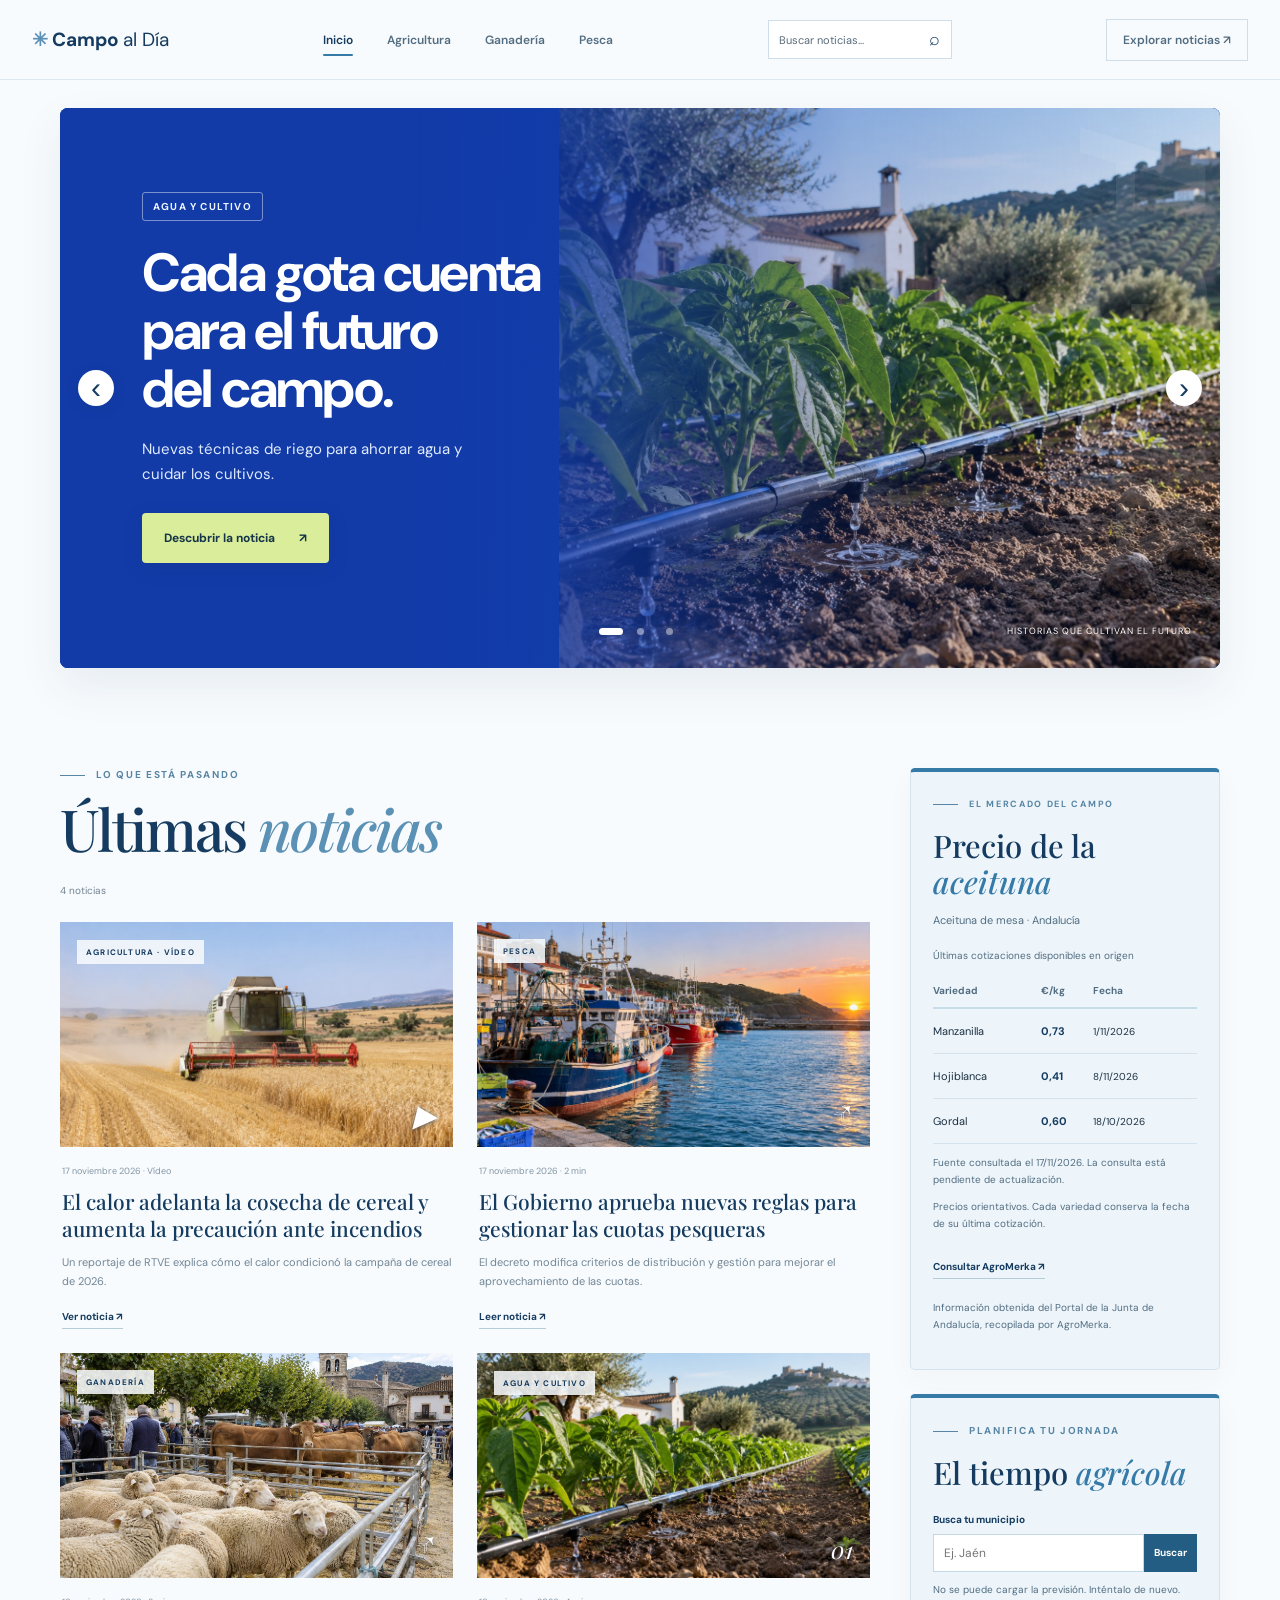
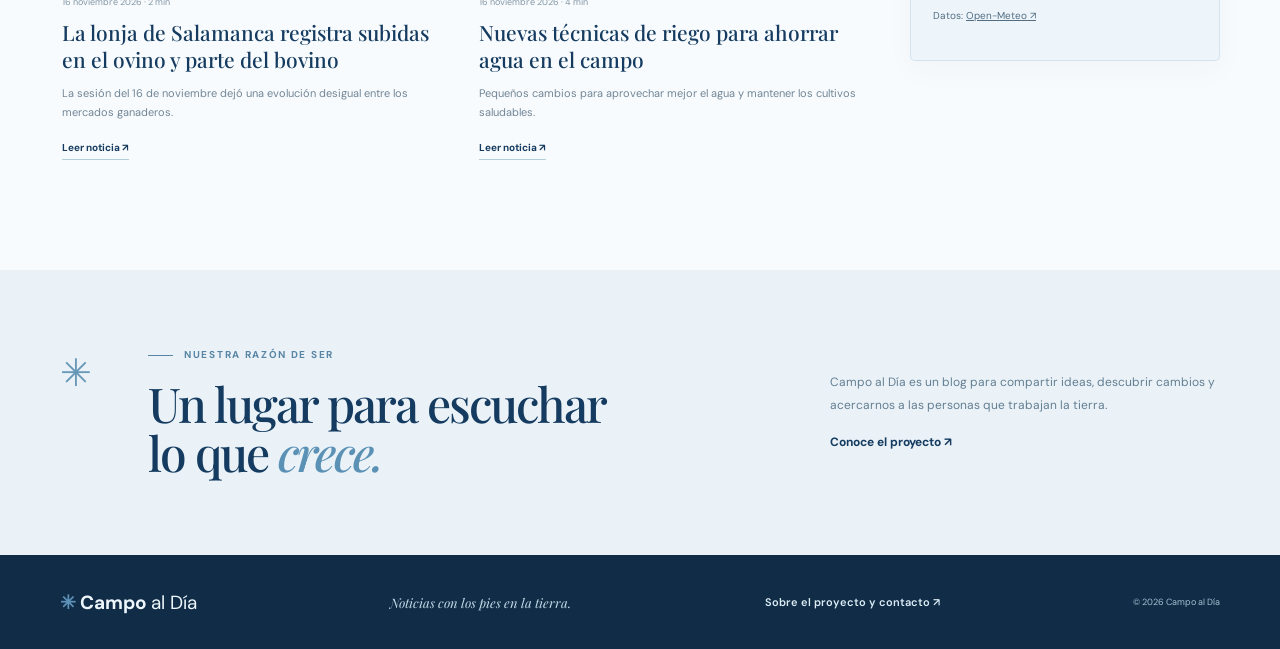
<file: index.html>
<!doctype html>
<html lang="es">
<head>
  <meta charset="utf-8">
  <meta name="viewport" content="width=device-width, initial-scale=1">
  <meta name="description" content="Noticias, ideas y actualidad sobre agricultura.">
  <title>Campo al Día | Noticias de agricultura</title>
  <link rel="stylesheet" href="styles.css?v=weather-1">
</head>
<body>
  <header class="site-header"><a class="brand" href="index.html">✳ Campo <span>al Día</span></a>
    <nav aria-label="Navegación principal"><a href="index.html" aria-current="page">Inicio</a><a href="agricultura.html">Agricultura</a><a href="ganaderia.html">Ganadería</a><a href="pesca.html">Pesca</a></nav>
    <form class="header-search" action="index.html#ultimas-noticias" method="get" role="search"><label class="visually-hidden" for="header-search">Buscar noticias</label><input id="header-search" name="q" type="search" placeholder="Buscar noticias..." autocomplete="off"><button type="submit" aria-label="Buscar">⌕</button></form><a class="header-link" href="#ultimas-noticias">Explorar noticias ↗</a>
  </header>
  <main>
    <section class="featured-slider" aria-label="Noticias destacadas" aria-roledescription="carrusel" tabindex="0">
      <div class="slider-stage wrap">
        <article class="slide" data-slide role="group" aria-roledescription="diapositiva" aria-label="1 de 3">
          <span class="slide-word" aria-hidden="true">AGUA</span>
          <div class="slide-image art-water" role="img" aria-label="Riego por goteo en un campo de cultivo"></div>
          <div class="slide-copy"><p class="eyebrow">Agua y cultivo</p><h2>Cada gota cuenta para el futuro del campo.</h2><p class="slide-description">Nuevas técnicas de riego para ahorrar agua y cuidar los cultivos.</p><a class="button" href="noticia-riego.html">Descubrir la noticia <span aria-hidden="true">↗</span></a></div>
        </article>
        <article class="slide" data-slide role="group" aria-roledescription="diapositiva" aria-label="2 de 3" hidden>
          <span class="slide-word" aria-hidden="true">TIERRA</span>
          <div class="slide-image art-soil" role="img" aria-label="Cultivos jóvenes sobre suelo agrícola"></div>
          <div class="slide-copy"><p class="eyebrow">Suelo vivo</p><h2>La vida empieza bajo nuestros pies.</h2><p class="slide-description">Descubre por qué cuidar el suelo es clave para una agricultura sostenible.</p><a class="button" href="noticia-suelo.html">Descubrir la noticia <span aria-hidden="true">↗</span></a></div>
        </article>
        <article class="slide" data-slide role="group" aria-roledescription="diapositiva" aria-label="3 de 3" hidden>
          <span class="slide-word" aria-hidden="true">FUTURO</span>
          <div class="slide-image art-tech" role="img" aria-label="Tractor trabajando en un campo agrícola"></div>
          <div class="slide-copy"><p class="eyebrow">Innovación rural</p><h2>El campo avanza. Su tecnología también.</h2><p class="slide-description">Maquinaria e innovación para acompañar el trabajo de cada temporada.</p><a class="button" href="noticia-maquinaria.html">Descubrir la noticia <span aria-hidden="true">↗</span></a></div>
        </article>
        <button class="slider-arrow slider-prev" type="button" data-slider-prev aria-label="Noticia anterior">‹</button>
        <button class="slider-arrow slider-next" type="button" data-slider-next aria-label="Noticia siguiente">›</button>
        <div class="slider-controls"><div class="slider-dots" aria-label="Elegir noticia">
          <button type="button" data-slider-dot="0" aria-label="Ver noticia sobre riego" aria-current="true"></button>
          <button type="button" data-slider-dot="1" aria-label="Ver noticia sobre suelo" aria-current="false"></button>
          <button type="button" data-slider-dot="2" aria-label="Ver noticia sobre maquinaria" aria-current="false"></button>
        </div><span class="visually-hidden" data-slider-status aria-live="polite">1 / 3</span><span class="slider-caption">Historias que cultivan el futuro</span></div>
      </div>
    </section>
    <div class="home-content wrap">
    <section class="news-section" id="ultimas-noticias">
      <div class="section-heading"><div><p class="eyebrow dark">Lo que está pasando</p><h2>Últimas <em>noticias</em></h2></div></div>
      <p id="search-status" class="search-status" aria-live="polite">4 noticias</p>
      <div class="news-grid">
<article class="news-card" data-searchable><a class="art video-card" href="noticia-cosecha-calor.html"><span>AGRICULTURA · VÍDEO</span><b>▶</b></a><div class="news-copy"><p class="meta"><time datetime="2026-11-17">17 noviembre 2026</time> · Vídeo</p><h3><a href="noticia-cosecha-calor.html">El calor adelanta la cosecha de cereal y aumenta la precaución ante incendios</a></h3><p>Un reportaje de RTVE explica cómo el calor condicionó la campaña de cereal de 2026.</p><a class="read-more" href="noticia-cosecha-calor.html">Ver noticia ↗</a></div></article>
<article class="news-card" data-searchable><a class="livestock-card-art art-pesca-cuotas" href="noticia-cuotas-pesqueras.html"><span>PESCA</span><b>↗</b></a><div class="news-copy"><p class="meta"><time datetime="2026-11-17">17 noviembre 2026</time> · 2 min</p><h3><a href="noticia-cuotas-pesqueras.html">El Gobierno aprueba nuevas reglas para gestionar las cuotas pesqueras</a></h3><p>El decreto modifica criterios de distribución y gestión para mejorar el aprovechamiento de las cuotas.</p><a class="read-more" href="noticia-cuotas-pesqueras.html">Leer noticia ↗</a></div></article>
<article class="news-card" data-searchable><a class="livestock-card-art art-ganado-lonja" href="noticia-lonja-salamanca.html"><span>GANADERÍA</span><b>↗</b></a><div class="news-copy"><p class="meta"><time datetime="2026-11-16">16 noviembre 2026</time> · 2 min</p><h3><a href="noticia-lonja-salamanca.html">La lonja de Salamanca registra subidas en el ovino y parte del bovino</a></h3><p>La sesión del 16 de noviembre dejó una evolución desigual entre los mercados ganaderos.</p><a class="read-more" href="noticia-lonja-salamanca.html">Leer noticia ↗</a></div></article>
        <article class="news-card featured" data-searchable><a class="art art-water" href="noticia-riego.html"><span>AGUA Y CULTIVO</span><b>01</b></a><div class="news-copy"><p class="meta"><time datetime="2026-11-16">16 noviembre 2026</time> · 4 min</p><h3><a href="noticia-riego.html">Nuevas técnicas de riego para ahorrar agua en el campo</a></h3><p>Pequeños cambios para aprovechar mejor el agua y mantener los cultivos saludables.</p><a class="read-more" href="noticia-riego.html">Leer noticia ↗</a></div></article>
<article class="news-card" data-searchable><a class="livestock-card-art art-ganado-ayudas" href="noticia-ayudas-ganaderia.html"><span>GANADERÍA</span><b>↗</b></a><div class="news-copy"><p class="meta"><time datetime="2026-11-14">14 noviembre 2026</time> · 2 min</p><h3><a href="noticia-ayudas-ganaderia.html">El FEGA revisa los importes provisionales de las ayudas ganaderas de la PAC</a></h3><p>El Fondo Español de Garantía Agraria ha publicado los importes provisionales revisados para la campaña 2026.</p><a class="read-more" href="noticia-ayudas-ganaderia.html">Leer noticia ↗</a></div></article>
        <article class="news-card" data-searchable><a class="art art-soil" href="noticia-suelo.html"><span>SUELO VIVO</span><b>02</b></a><div class="news-copy"><p class="meta"><time datetime="2026-11-12">12 noviembre 2026</time> · 3 min</p><h3><a href="noticia-suelo.html">La salud del suelo, clave para una agricultura sostenible</a></h3><p>Cuidar la tierra hoy ayuda a que siga dando vida y alimento.</p><a class="read-more" href="noticia-suelo.html">Leer noticia ↗</a></div></article>
        <article class="news-card" data-searchable><a class="art art-tech" href="noticia-maquinaria.html"><span>INNOVACIÓN RURAL</span><b>03</b></a><div class="news-copy"><p class="meta"><time datetime="2026-11-08">8 noviembre 2026</time> · 5 min</p><h3><a href="noticia-maquinaria.html">Tecnología y maquinaria agrícola: novedades de la temporada</a></h3><p>Herramientas e innovaciones que acompañan el trabajo diario en el campo.</p><a class="read-more" href="noticia-maquinaria.html">Leer noticia ↗</a></div></article>
<article class="news-card" data-searchable><a class="livestock-card-art art-pesca-mauritania" href="noticia-acuerdo-mauritania.html"><span>PESCA</span><b>↗</b></a><div class="news-copy"><p class="meta"><time datetime="2026-11-06">6 noviembre 2026</time> · 2 min</p><h3><a href="noticia-acuerdo-mauritania.html">Andalucía pide soluciones para la flota ante el fin del protocolo pesquero con Mauritania</a></h3><p>La Junta expresó su preocupación por el impacto que el vencimiento podría tener en la flota andaluza.</p><a class="read-more" href="noticia-acuerdo-mauritania.html">Leer noticia ↗</a></div></article>
      </div>
    </section>
    <div class="home-sidebar">
    <aside class="olive-prices" aria-labelledby="olive-title">
      <p class="eyebrow dark">El mercado del campo</p>
      <h2 id="olive-title">Precio de la <em>aceituna</em></h2>
      <p class="olive-region">Aceituna de mesa · Andalucía</p>
      <table><caption>Últimas cotizaciones disponibles en origen</caption><thead><tr><th scope="col">Variedad</th><th scope="col">€/kg</th><th scope="col">Fecha</th></tr></thead><tbody id="olive-price-rows"><tr><td colspan="3">Cargando cotizaciones…</td></tr></tbody></table>
      <p id="olive-price-status" class="olive-note" aria-live="polite"></p>
      <p class="olive-note">Precios orientativos. Cada variedad conserva la fecha de su última cotización.</p>
      <a class="read-more" href="https://agromerka.com/observatorio/precio/aceituna-mesa/andalucia/" target="_blank" rel="noopener noreferrer">Consultar AgroMerka ↗</a>
      <p class="olive-credit">Información obtenida del Portal de la Junta de Andalucía, recopilada por AgroMerka.</p>
    </aside>
    <aside class="weather-card" aria-labelledby="weather-title">
      <p class="eyebrow dark">Planifica tu jornada</p><h2 id="weather-title">El tiempo <em>agrícola</em></h2>
      <form id="weather-search"><label for="weather-town">Busca tu municipio</label><div class="weather-search-row"><input id="weather-town" type="search" placeholder="Ej. Jaén" minlength="2" required><button type="submit">Buscar</button></div></form>
      <label class="weather-choice" for="weather-places" hidden>Selecciona una localidad<select id="weather-places"></select></label>
      <p class="weather-status" id="weather-status" aria-live="polite">Cargando previsión para Jaén…</p>
      <div id="weather-content" hidden><div class="weather-current"><div><span id="weather-location"></span><strong id="weather-temp"></strong><small>Temperatura actual</small></div><span aria-hidden="true" class="weather-icon">☼</span></div><dl class="weather-details"><div><dt>Máx. / mín.</dt><dd id="weather-range"></dd></div><div><dt>Lluvia hoy</dt><dd id="weather-rain"></dd></div><div><dt>Viento actual</dt><dd id="weather-wind"></dd></div></dl><details class="weather-forecast"><summary>Ver próximos días</summary><ul id="weather-days"></ul></details><p class="weather-note">Previsión orientativa. Consulta los avisos oficiales antes de planificar tareas sensibles.</p></div>
      <p class="weather-credit">Datos: <a href="https://open-meteo.com/" target="_blank" rel="noopener noreferrer">Open-Meteo ↗</a></p>
    </aside>
    </div>
    </div>
    <section class="about" id="sobre-el-blog"><div class="wrap about-inner"><span class="about-mark">✳</span><div><p class="eyebrow dark">Nuestra razón de ser</p><h2>Un lugar para escuchar<br>lo que <em>crece.</em></h2></div><p>Campo al Día es un blog para compartir ideas, descubrir cambios y acercarnos a las personas que trabajan la tierra. <a class="about-link" href="sobre-el-proyecto.html">Conoce el proyecto ↗</a></p></div></section>
  </main>
  <footer class="site-footer"><a class="brand" href="index.html">✳ Campo <span>al Día</span></a><p>Noticias con los pies en la tierra.</p><a class="footer-about" href="sobre-el-proyecto.html">Sobre el proyecto y contacto ↗</a><small>© 2026 Campo al Día</small></footer>
  <script src="script.js?v=weather-1" defer></script>
</body>
</html>
</file>
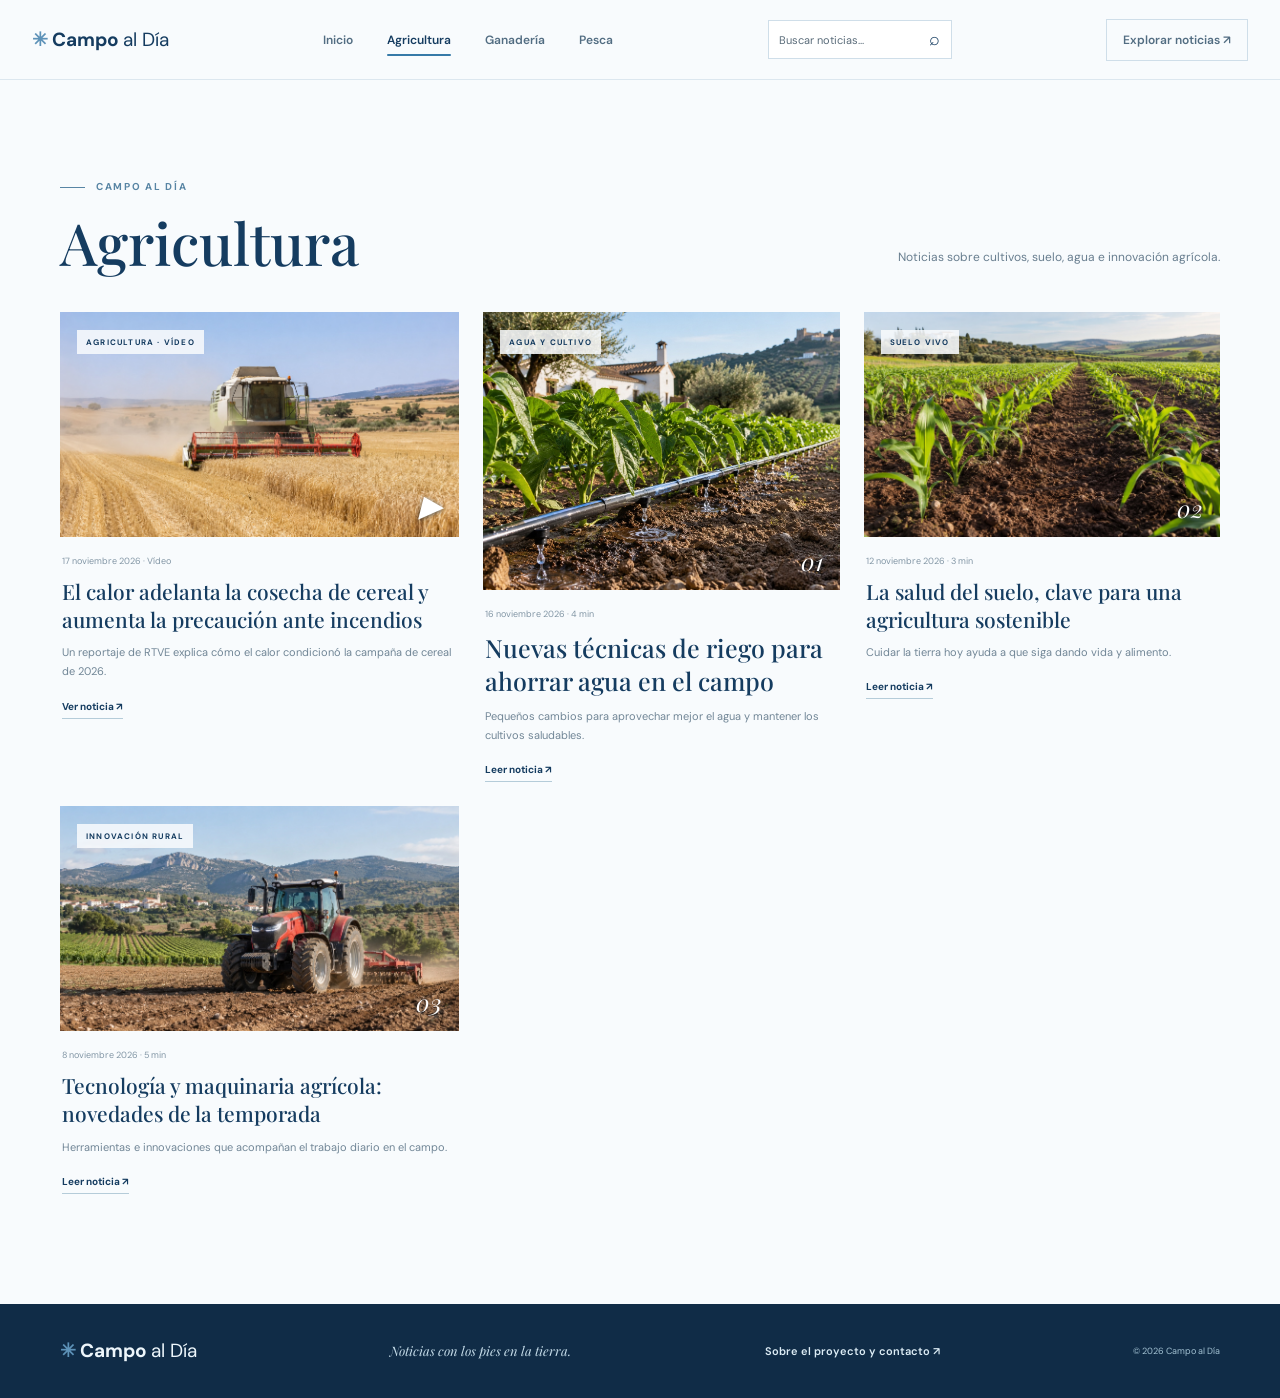
<file: agricultura.html>
<!doctype html>
<html lang="es"><head><meta charset="utf-8"><meta name="viewport" content="width=device-width, initial-scale=1"><meta name="description" content="Noticias sobre cultivos, suelo, agua e innovación agrícola."><title>Agricultura | Campo al Día</title><link rel="stylesheet" href="styles.css?v=cosecha-1"></head>
<body><header class="site-header"><a class="brand" href="index.html">✳ Campo <span>al Día</span></a><nav aria-label="Navegación principal"><a href="index.html">Inicio</a><a href="agricultura.html" aria-current="page">Agricultura</a><a href="ganaderia.html">Ganadería</a><a href="pesca.html">Pesca</a></nav><form class="header-search" action="index.html#ultimas-noticias" method="get" role="search"><label class="visually-hidden" for="header-search">Buscar noticias</label><input id="header-search" name="q" type="search" placeholder="Buscar noticias..." autocomplete="off"><button type="submit" aria-label="Buscar">⌕</button></form><a class="header-link" href="index.html#ultimas-noticias">Explorar noticias ↗</a></header>
<main><section class="news-section wrap"><div class="section-heading"><div><p class="eyebrow dark">Campo al Día</p><h1 class="category-title">Agricultura</h1></div><p>Noticias sobre cultivos, suelo, agua e innovación agrícola.</p></div>      <div class="news-grid">
<article class="news-card" data-searchable><a class="art video-card" href="noticia-cosecha-calor.html"><span>AGRICULTURA · VÍDEO</span><b>▶</b></a><div class="news-copy"><p class="meta"><time datetime="2026-11-17">17 noviembre 2026</time> · Vídeo</p><h3><a href="noticia-cosecha-calor.html">El calor adelanta la cosecha de cereal y aumenta la precaución ante incendios</a></h3><p>Un reportaje de RTVE explica cómo el calor condicionó la campaña de cereal de 2026.</p><a class="read-more" href="noticia-cosecha-calor.html">Ver noticia ↗</a></div></article>
        <article class="news-card featured" data-searchable><a class="art art-water" href="noticia-riego.html"><span>AGUA Y CULTIVO</span><b>01</b></a><div class="news-copy"><p class="meta"><time datetime="2026-11-16">16 noviembre 2026</time> · 4 min</p><h3><a href="noticia-riego.html">Nuevas técnicas de riego para ahorrar agua en el campo</a></h3><p>Pequeños cambios para aprovechar mejor el agua y mantener los cultivos saludables.</p><a class="read-more" href="noticia-riego.html">Leer noticia ↗</a></div></article>
        <article class="news-card" data-searchable><a class="art art-soil" href="noticia-suelo.html"><span>SUELO VIVO</span><b>02</b></a><div class="news-copy"><p class="meta"><time datetime="2026-11-12">12 noviembre 2026</time> · 3 min</p><h3><a href="noticia-suelo.html">La salud del suelo, clave para una agricultura sostenible</a></h3><p>Cuidar la tierra hoy ayuda a que siga dando vida y alimento.</p><a class="read-more" href="noticia-suelo.html">Leer noticia ↗</a></div></article>
        <article class="news-card" data-searchable><a class="art art-tech" href="noticia-maquinaria.html"><span>INNOVACIÓN RURAL</span><b>03</b></a><div class="news-copy"><p class="meta"><time datetime="2026-11-08">8 noviembre 2026</time> · 5 min</p><h3><a href="noticia-maquinaria.html">Tecnología y maquinaria agrícola: novedades de la temporada</a></h3><p>Herramientas e innovaciones que acompañan el trabajo diario en el campo.</p><a class="read-more" href="noticia-maquinaria.html">Leer noticia ↗</a></div></article>
      </div>
</section></main>
<footer class="site-footer"><a class="brand" href="index.html">✳ Campo <span>al Día</span></a><p>Noticias con los pies en la tierra.</p><a class="footer-about" href="sobre-el-proyecto.html">Sobre el proyecto y contacto ↗</a><small>© 2026 Campo al Día</small></footer></body></html>
</file>
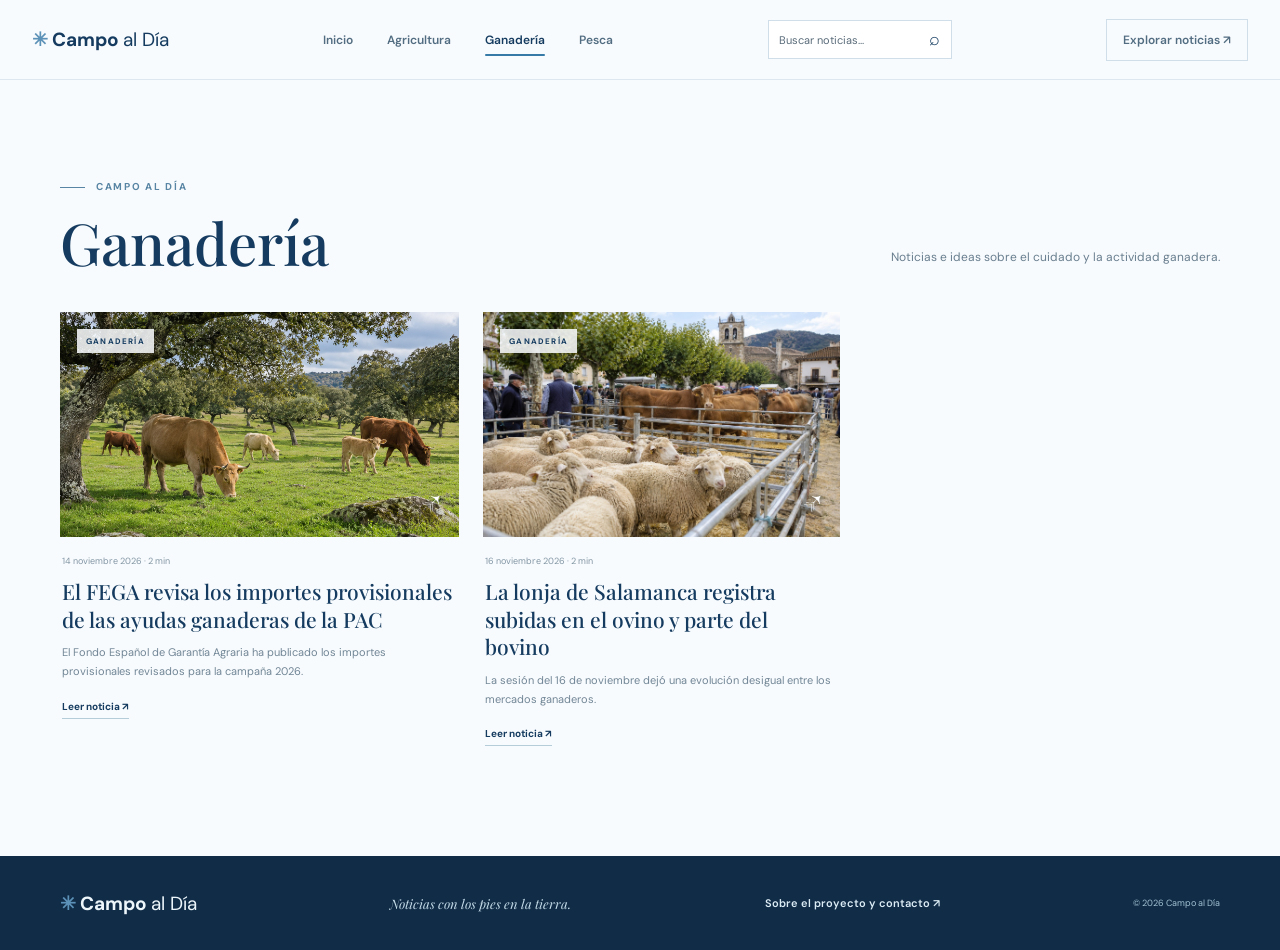
<file: ganaderia.html>
<!doctype html>
<html lang="es"><head><meta charset="utf-8"><meta name="viewport" content="width=device-width, initial-scale=1"><meta name="description" content="Noticias e ideas sobre el cuidado y la actividad ganadera."><title>Ganadería | Campo al Día</title><link rel="stylesheet" href="styles.css"></head>
<body><header class="site-header"><a class="brand" href="index.html">✳ Campo <span>al Día</span></a><nav aria-label="Navegación principal"><a href="index.html">Inicio</a><a href="agricultura.html">Agricultura</a><a href="ganaderia.html" aria-current="page">Ganadería</a><a href="pesca.html">Pesca</a></nav><form class="header-search" action="index.html#ultimas-noticias" method="get" role="search"><label class="visually-hidden" for="header-search">Buscar noticias</label><input id="header-search" name="q" type="search" placeholder="Buscar noticias..." autocomplete="off"><button type="submit" aria-label="Buscar">⌕</button></form><a class="header-link" href="index.html#ultimas-noticias">Explorar noticias ↗</a></header>
<main><section class="news-section wrap"><div class="section-heading"><div><p class="eyebrow dark">Campo al Día</p><h1 class="category-title">Ganadería</h1></div><p>Noticias e ideas sobre el cuidado y la actividad ganadera.</p></div><div class="news-grid"><article class="news-card" data-searchable><a class="livestock-card-art art-ganado-ayudas" href="noticia-ayudas-ganaderia.html"><span>GANADERÍA</span><b>↗</b></a><div class="news-copy"><p class="meta"><time datetime="2026-11-14">14 noviembre 2026</time> · 2 min</p><h3><a href="noticia-ayudas-ganaderia.html">El FEGA revisa los importes provisionales de las ayudas ganaderas de la PAC</a></h3><p>El Fondo Español de Garantía Agraria ha publicado los importes provisionales revisados para la campaña 2026.</p><a class="read-more" href="noticia-ayudas-ganaderia.html">Leer noticia ↗</a></div></article>
<article class="news-card" data-searchable><a class="livestock-card-art art-ganado-lonja" href="noticia-lonja-salamanca.html"><span>GANADERÍA</span><b>↗</b></a><div class="news-copy"><p class="meta"><time datetime="2026-11-16">16 noviembre 2026</time> · 2 min</p><h3><a href="noticia-lonja-salamanca.html">La lonja de Salamanca registra subidas en el ovino y parte del bovino</a></h3><p>La sesión del 16 de noviembre dejó una evolución desigual entre los mercados ganaderos.</p><a class="read-more" href="noticia-lonja-salamanca.html">Leer noticia ↗</a></div></article>
</div></section></main>
<footer class="site-footer"><a class="brand" href="index.html">✳ Campo <span>al Día</span></a><p>Noticias con los pies en la tierra.</p><a class="footer-about" href="sobre-el-proyecto.html">Sobre el proyecto y contacto ↗</a><small>© 2026 Campo al Día</small></footer></body></html>
</file>
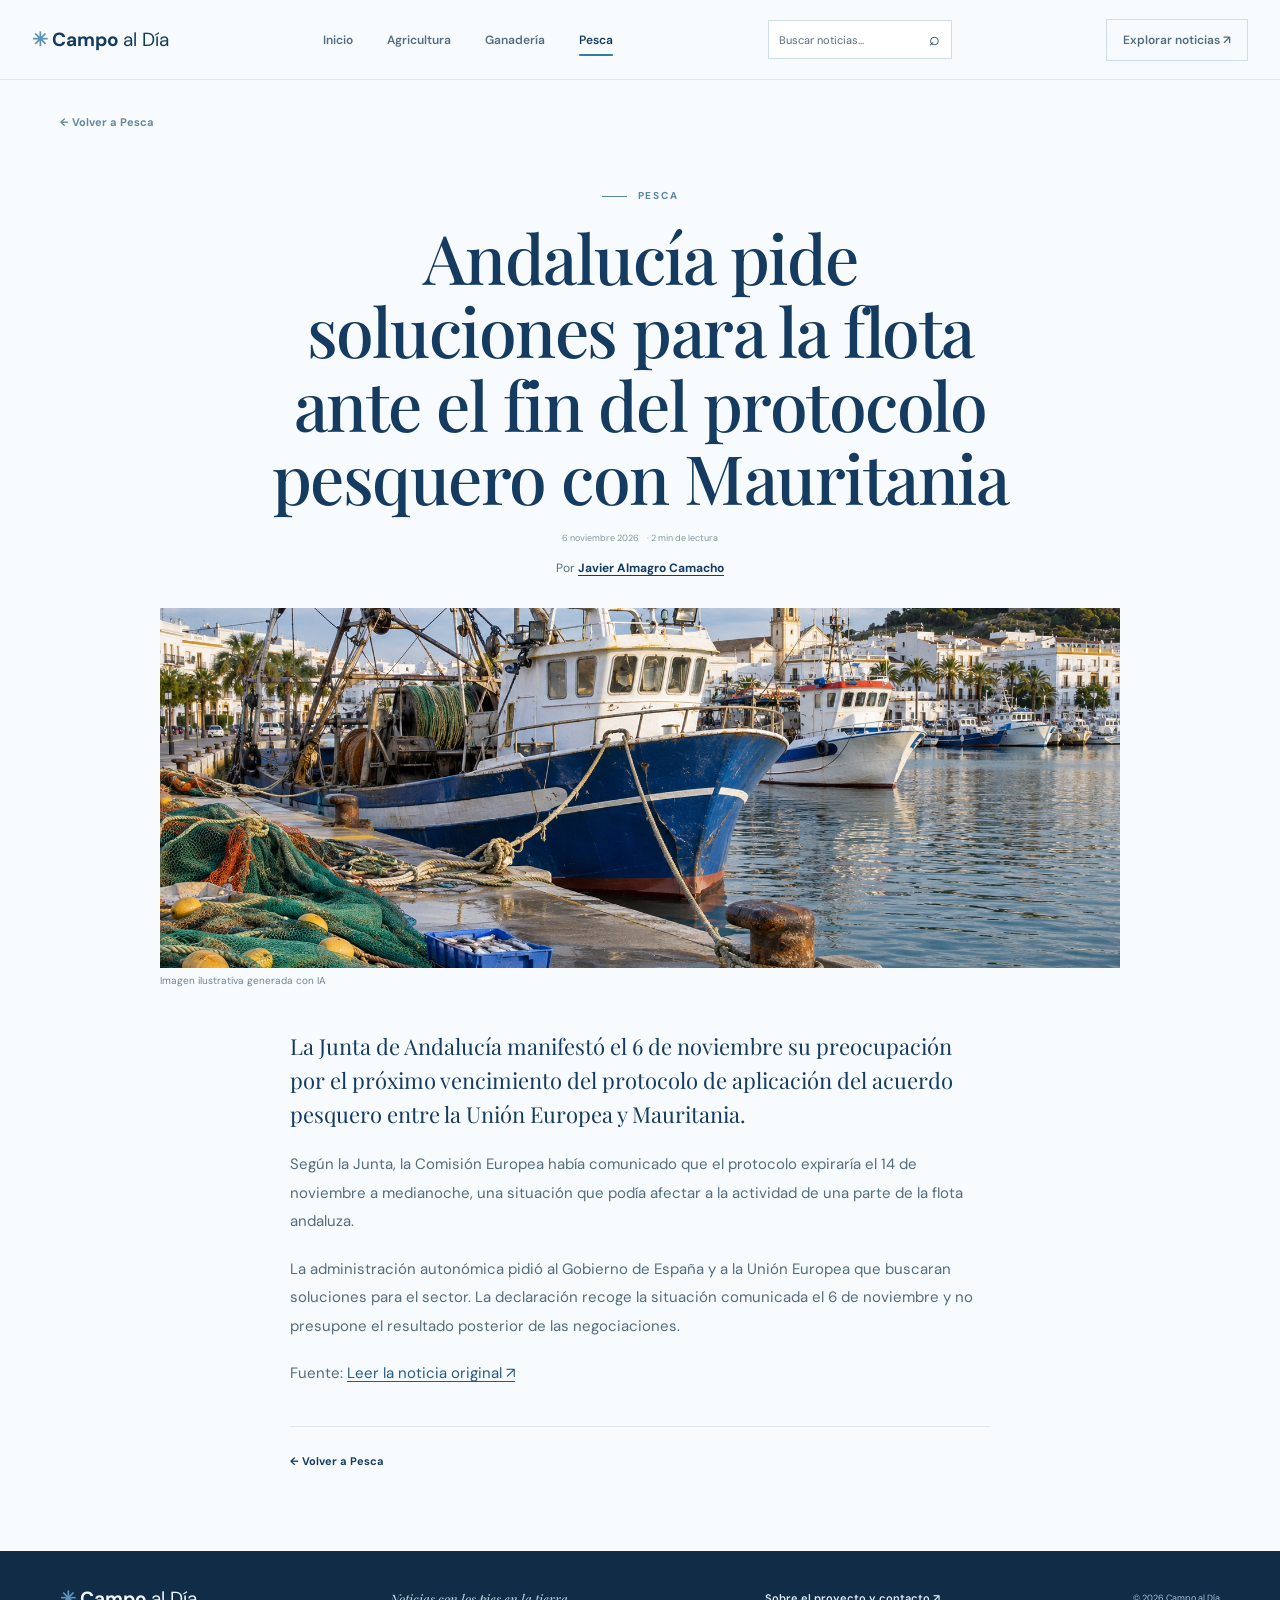
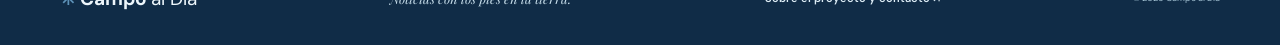
<file: noticia-acuerdo-mauritania.html>
<!doctype html><html lang="es"><head><meta charset="utf-8"><meta name="viewport" content="width=device-width, initial-scale=1"><meta name="description" content="La Junta expresó su preocupación por el impacto que el vencimiento podría tener en la flota andaluza."><title>Andalucía pide soluciones para la flota ante el fin del protocolo pesquero con Mauritania | Campo al Día</title><link rel="stylesheet" href="styles.css"></head><body><header class="site-header"><a class="brand" href="index.html">✳ Campo <span>al Día</span></a><nav aria-label="Navegación principal"><a href="index.html">Inicio</a><a href="agricultura.html">Agricultura</a><a href="ganaderia.html">Ganadería</a><a href="pesca.html" aria-current="page">Pesca</a></nav><form class="header-search" action="index.html#ultimas-noticias" method="get" role="search"><label class="visually-hidden" for="header-search">Buscar noticias</label><input id="header-search" name="q" type="search" placeholder="Buscar noticias..." autocomplete="off"><button type="submit" aria-label="Buscar">⌕</button></form><a class="header-link" href="index.html#ultimas-noticias">Explorar noticias ↗</a></header><main><div class="article-top wrap"><a class="back-link" href="pesca.html">← Volver a Pesca</a></div><header class="article-header"><p class="eyebrow">Pesca</p><h1>Andalucía pide soluciones para la flota ante el fin del protocolo pesquero con Mauritania</h1><p class="meta center"><time datetime="2026-11-06">6 noviembre 2026</time> · 2 min de lectura</p><p class="article-author">Por <a href="sobre-el-proyecto.html">Javier Almagro Camacho</a></p></header><div class="article-cover"><img class="news-cover-image" src="images/pesca-mauritania.jpg" alt="Barcos pesqueros y redes en un puerto"><small>Imagen ilustrativa generada con IA</small></div><article class="article-body"><p class="lead">La Junta de Andalucía manifestó el 6 de noviembre su preocupación por el próximo vencimiento del protocolo de aplicación del acuerdo pesquero entre la Unión Europea y Mauritania.</p><p>Según la Junta, la Comisión Europea había comunicado que el protocolo expiraría el 14 de noviembre a medianoche, una situación que podía afectar a la actividad de una parte de la flota andaluza.</p><p>La administración autonómica pidió al Gobierno de España y a la Unión Europea que buscaran soluciones para el sector. La declaración recoge la situación comunicada el 6 de noviembre y no presupone el resultado posterior de las negociaciones.</p><p>Fuente: <a class="source-link" href="https://www.juntadeandalucia.es/organismos/agriculturapescaaguaydesarrollorural/servicios/actualidad/noticias/detalle/692059.html">Leer la noticia original ↗</a></p><div class="article-end"><a href="pesca.html">← Volver a Pesca</a></div></article></main><footer class="site-footer"><a class="brand" href="index.html">✳ Campo <span>al Día</span></a><p>Noticias con los pies en la tierra.</p><a class="footer-about" href="sobre-el-proyecto.html">Sobre el proyecto y contacto ↗</a><small>© 2026 Campo al Día</small></footer></body></html>
</file>
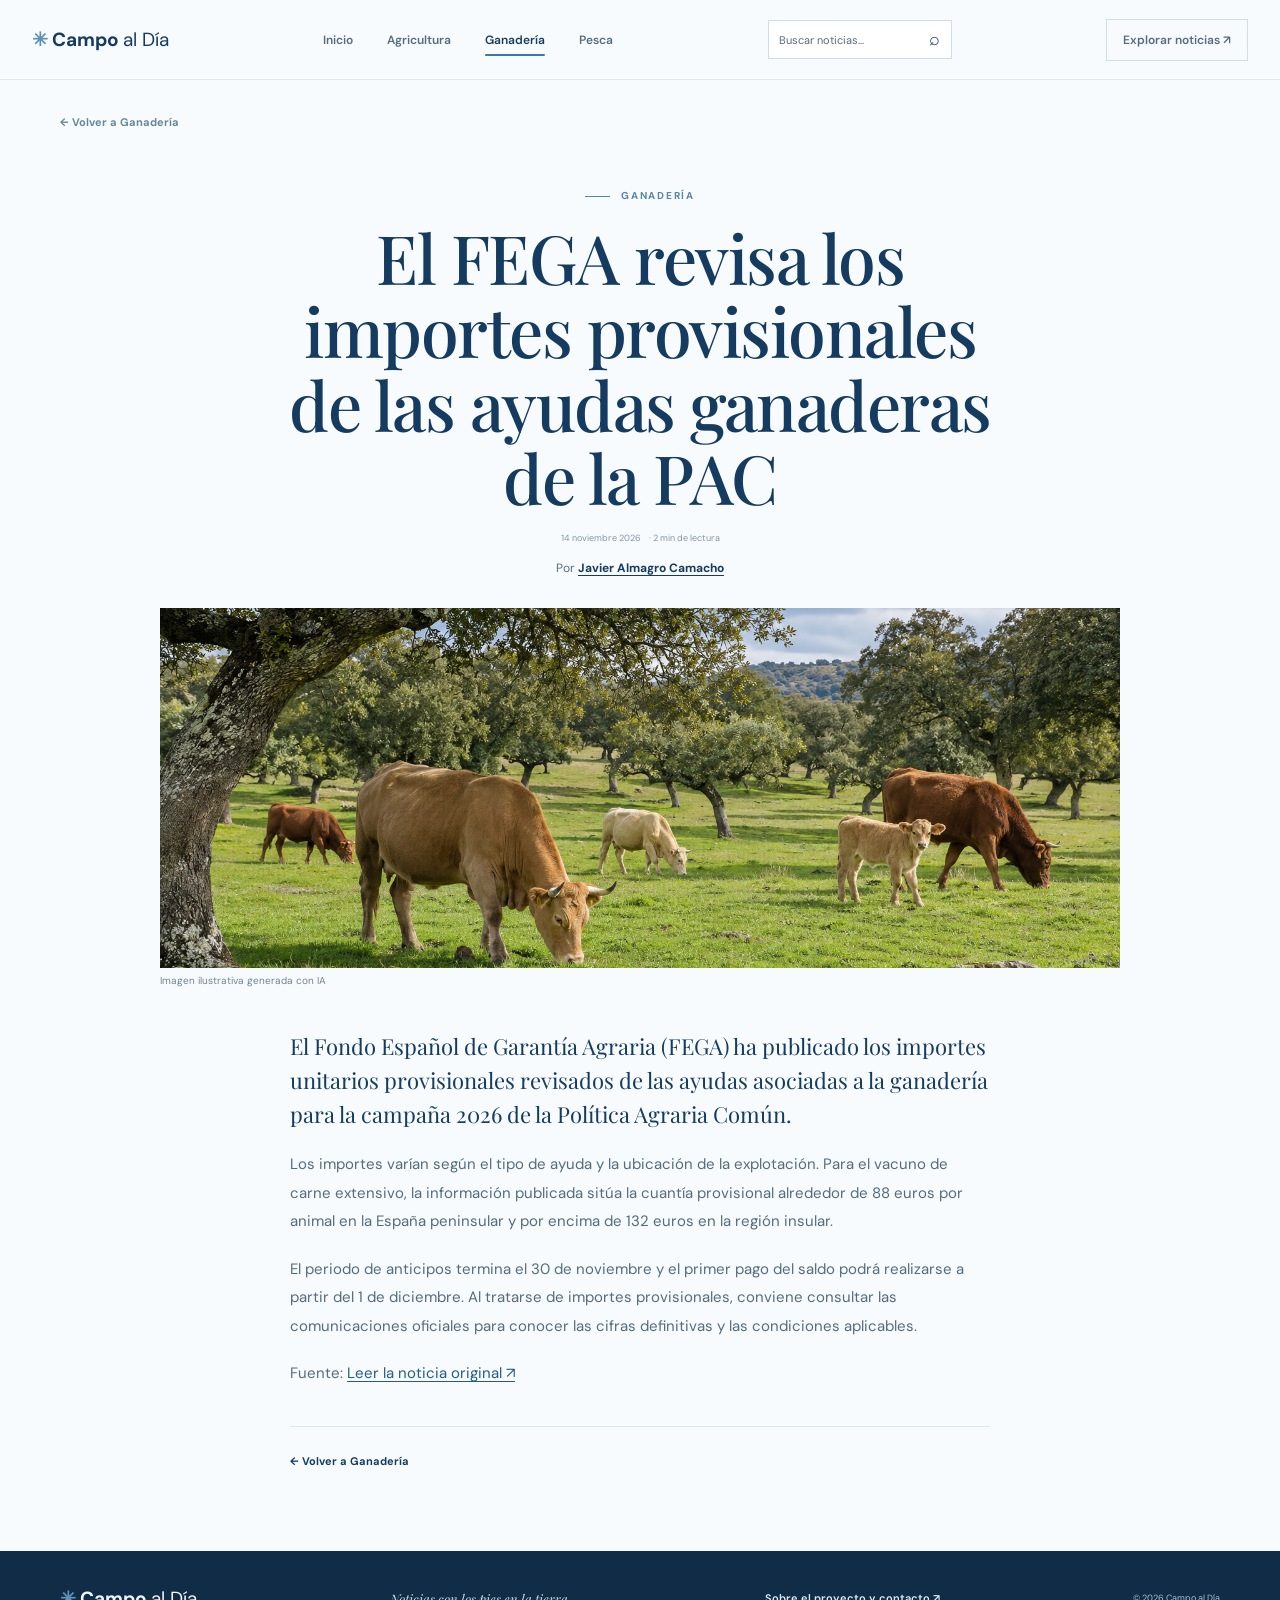
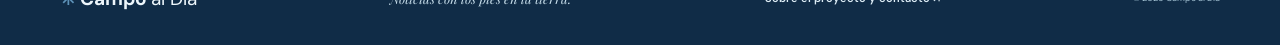
<file: noticia-ayudas-ganaderia.html>
<!doctype html><html lang="es"><head><meta charset="utf-8"><meta name="viewport" content="width=device-width, initial-scale=1"><meta name="description" content="El Fondo Español de Garantía Agraria ha publicado los importes provisionales revisados para la campaña 2026."><title>El FEGA revisa los importes provisionales de las ayudas ganaderas de la PAC | Campo al Día</title><link rel="stylesheet" href="styles.css"></head><body><header class="site-header"><a class="brand" href="index.html">✳ Campo <span>al Día</span></a><nav aria-label="Navegación principal"><a href="index.html">Inicio</a><a href="agricultura.html">Agricultura</a><a href="ganaderia.html" aria-current="page">Ganadería</a><a href="pesca.html">Pesca</a></nav><form class="header-search" action="index.html#ultimas-noticias" method="get" role="search"><label class="visually-hidden" for="header-search">Buscar noticias</label><input id="header-search" name="q" type="search" placeholder="Buscar noticias..." autocomplete="off"><button type="submit" aria-label="Buscar">⌕</button></form><a class="header-link" href="index.html#ultimas-noticias">Explorar noticias ↗</a></header><main><div class="article-top wrap"><a class="back-link" href="ganaderia.html">← Volver a Ganadería</a></div><header class="article-header"><p class="eyebrow">Ganadería</p><h1>El FEGA revisa los importes provisionales de las ayudas ganaderas de la PAC</h1><p class="meta center"><time datetime="2026-11-14">14 noviembre 2026</time> · 2 min de lectura</p><p class="article-author">Por <a href="sobre-el-proyecto.html">Javier Almagro Camacho</a></p></header><div class="article-cover"><img class="news-cover-image" src="images/ganado-ayudas.jpg" alt="Ganado vacuno pastando en una dehesa"><small>Imagen ilustrativa generada con IA</small></div><article class="article-body"><p class="lead">El Fondo Español de Garantía Agraria (FEGA) ha publicado los importes unitarios provisionales revisados de las ayudas asociadas a la ganadería para la campaña 2026 de la Política Agraria Común.</p><p>Los importes varían según el tipo de ayuda y la ubicación de la explotación. Para el vacuno de carne extensivo, la información publicada sitúa la cuantía provisional alrededor de 88 euros por animal en la España peninsular y por encima de 132 euros en la región insular.</p><p>El periodo de anticipos termina el 30 de noviembre y el primer pago del saldo podrá realizarse a partir del 1 de diciembre. Al tratarse de importes provisionales, conviene consultar las comunicaciones oficiales para conocer las cifras definitivas y las condiciones aplicables.</p><p>Fuente: <a class="source-link" href="https://www.agroclm.com/2026/11/14/el-fega-fija-los-nuevos-importes-de-las-ayudas-asociadas-a-la-ganaderia-de-la-pac-2026/">Leer la noticia original ↗</a></p><div class="article-end"><a href="ganaderia.html">← Volver a Ganadería</a></div></article></main><footer class="site-footer"><a class="brand" href="index.html">✳ Campo <span>al Día</span></a><p>Noticias con los pies en la tierra.</p><a class="footer-about" href="sobre-el-proyecto.html">Sobre el proyecto y contacto ↗</a><small>© 2026 Campo al Día</small></footer></body></html>
</file>
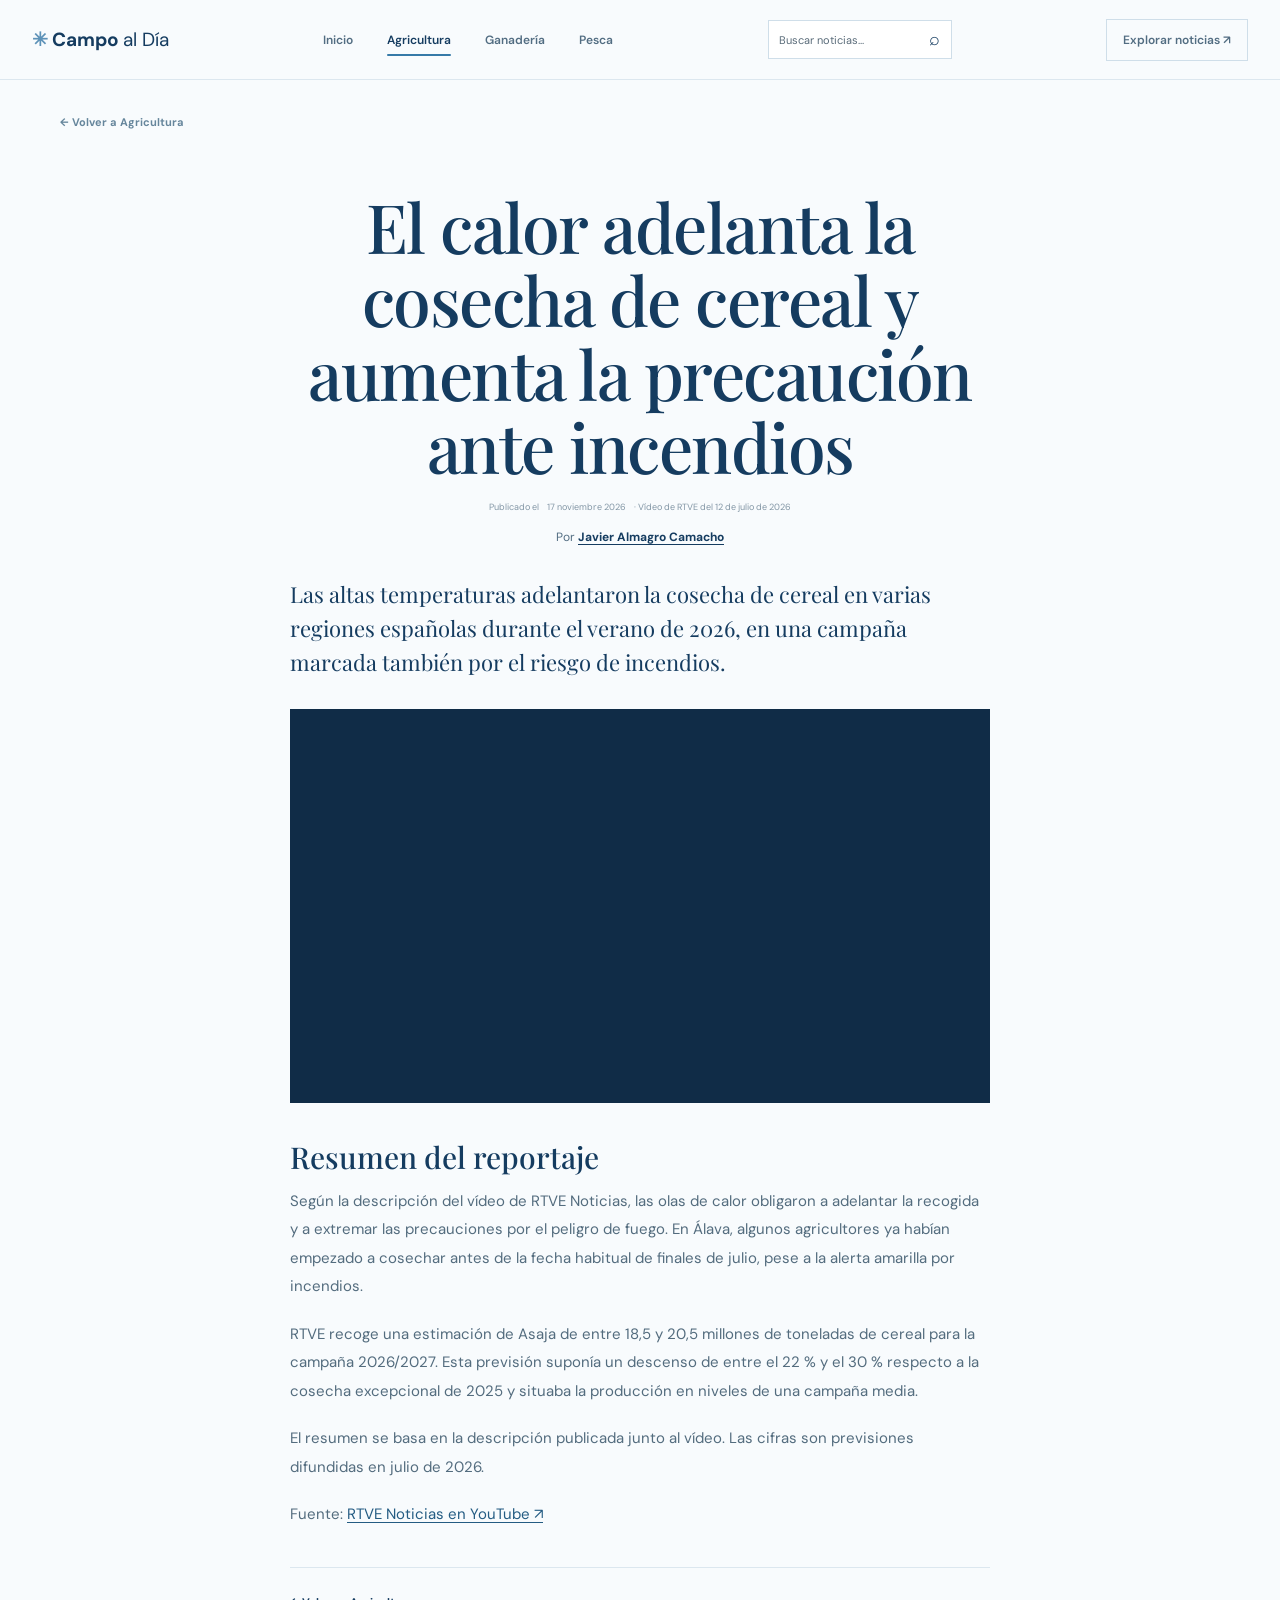
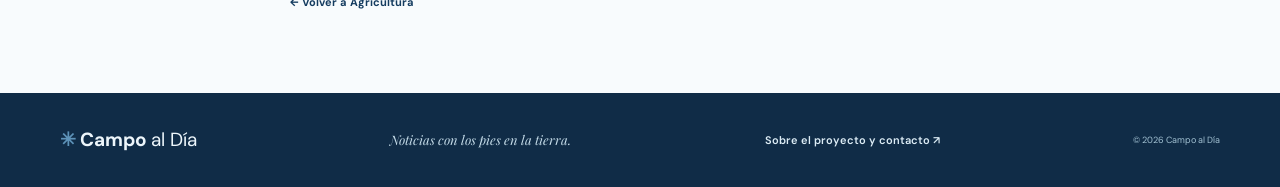
<file: noticia-cosecha-calor.html>
<!doctype html><html lang="es"><head><meta charset="utf-8"><meta name="viewport" content="width=device-width, initial-scale=1"><meta name="description" content="Resumen del reportaje de RTVE sobre el calor y la cosecha de cereal."><title>El calor adelanta la cosecha de cereal y aumenta la precaución ante incendios | Campo al Día</title><link rel="stylesheet" href="styles.css"></head><body><header class="site-header"><a class="brand" href="index.html">✳ Campo <span>al Día</span></a><nav aria-label="Navegación principal"><a href="index.html">Inicio</a><a href="agricultura.html" aria-current="page">Agricultura</a><a href="ganaderia.html">Ganadería</a><a href="pesca.html">Pesca</a></nav><form class="header-search" action="index.html#ultimas-noticias" method="get" role="search"><label class="visually-hidden" for="header-search">Buscar noticias</label><input id="header-search" name="q" type="search" placeholder="Buscar noticias..." autocomplete="off"><button type="submit" aria-label="Buscar">⌕</button></form><a class="header-link" href="index.html#ultimas-noticias">Explorar noticias ↗</a></header><main><div class="article-top wrap"><a class="back-link" href="agricultura.html">← Volver a Agricultura</a></div><header class="article-header"><h1>El calor adelanta la cosecha de cereal y aumenta la precaución ante incendios</h1><p class="meta center">Publicado el <time datetime="2026-11-17">17 noviembre 2026</time> · Vídeo de RTVE del 12 de julio de 2026</p><p class="article-author">Por <a href="sobre-el-proyecto.html">Javier Almagro Camacho</a></p></header><article class="article-body"><p class="lead">Las altas temperaturas adelantaron la cosecha de cereal en varias regiones españolas durante el verano de 2026, en una campaña marcada también por el riesgo de incendios.</p><div class="video-embed"><iframe src="https://www.youtube-nocookie.com/embed/NVgin7t50_k" title="RTVE Noticias: las altas temperaturas adelantan la cosecha del cereal" loading="lazy" allow="accelerometer; autoplay; clipboard-write; encrypted-media; gyroscope; picture-in-picture; web-share" allowfullscreen referrerpolicy="strict-origin-when-cross-origin"></iframe></div><h2>Resumen del reportaje</h2><p>Según la descripción del vídeo de RTVE Noticias, las olas de calor obligaron a adelantar la recogida y a extremar las precauciones por el peligro de fuego. En Álava, algunos agricultores ya habían empezado a cosechar antes de la fecha habitual de finales de julio, pese a la alerta amarilla por incendios.</p><p>RTVE recoge una estimación de Asaja de entre 18,5 y 20,5 millones de toneladas de cereal para la campaña 2026/2027. Esta previsión suponía un descenso de entre el 22 % y el 30 % respecto a la cosecha excepcional de 2025 y situaba la producción en niveles de una campaña media.</p><p>El resumen se basa en la descripción publicada junto al vídeo. Las cifras son previsiones difundidas en julio de 2026.</p><p>Fuente: <a class="source-link" href="https://www.youtube.com/watch?v=NVgin7t50_k">RTVE Noticias en YouTube ↗</a></p><div class="article-end"><a href="agricultura.html">← Volver a Agricultura</a></div></article></main><footer class="site-footer"><a class="brand" href="index.html">✳ Campo <span>al Día</span></a><p>Noticias con los pies en la tierra.</p><a class="footer-about" href="sobre-el-proyecto.html">Sobre el proyecto y contacto ↗</a><small>© 2026 Campo al Día</small></footer></body></html>
</file>
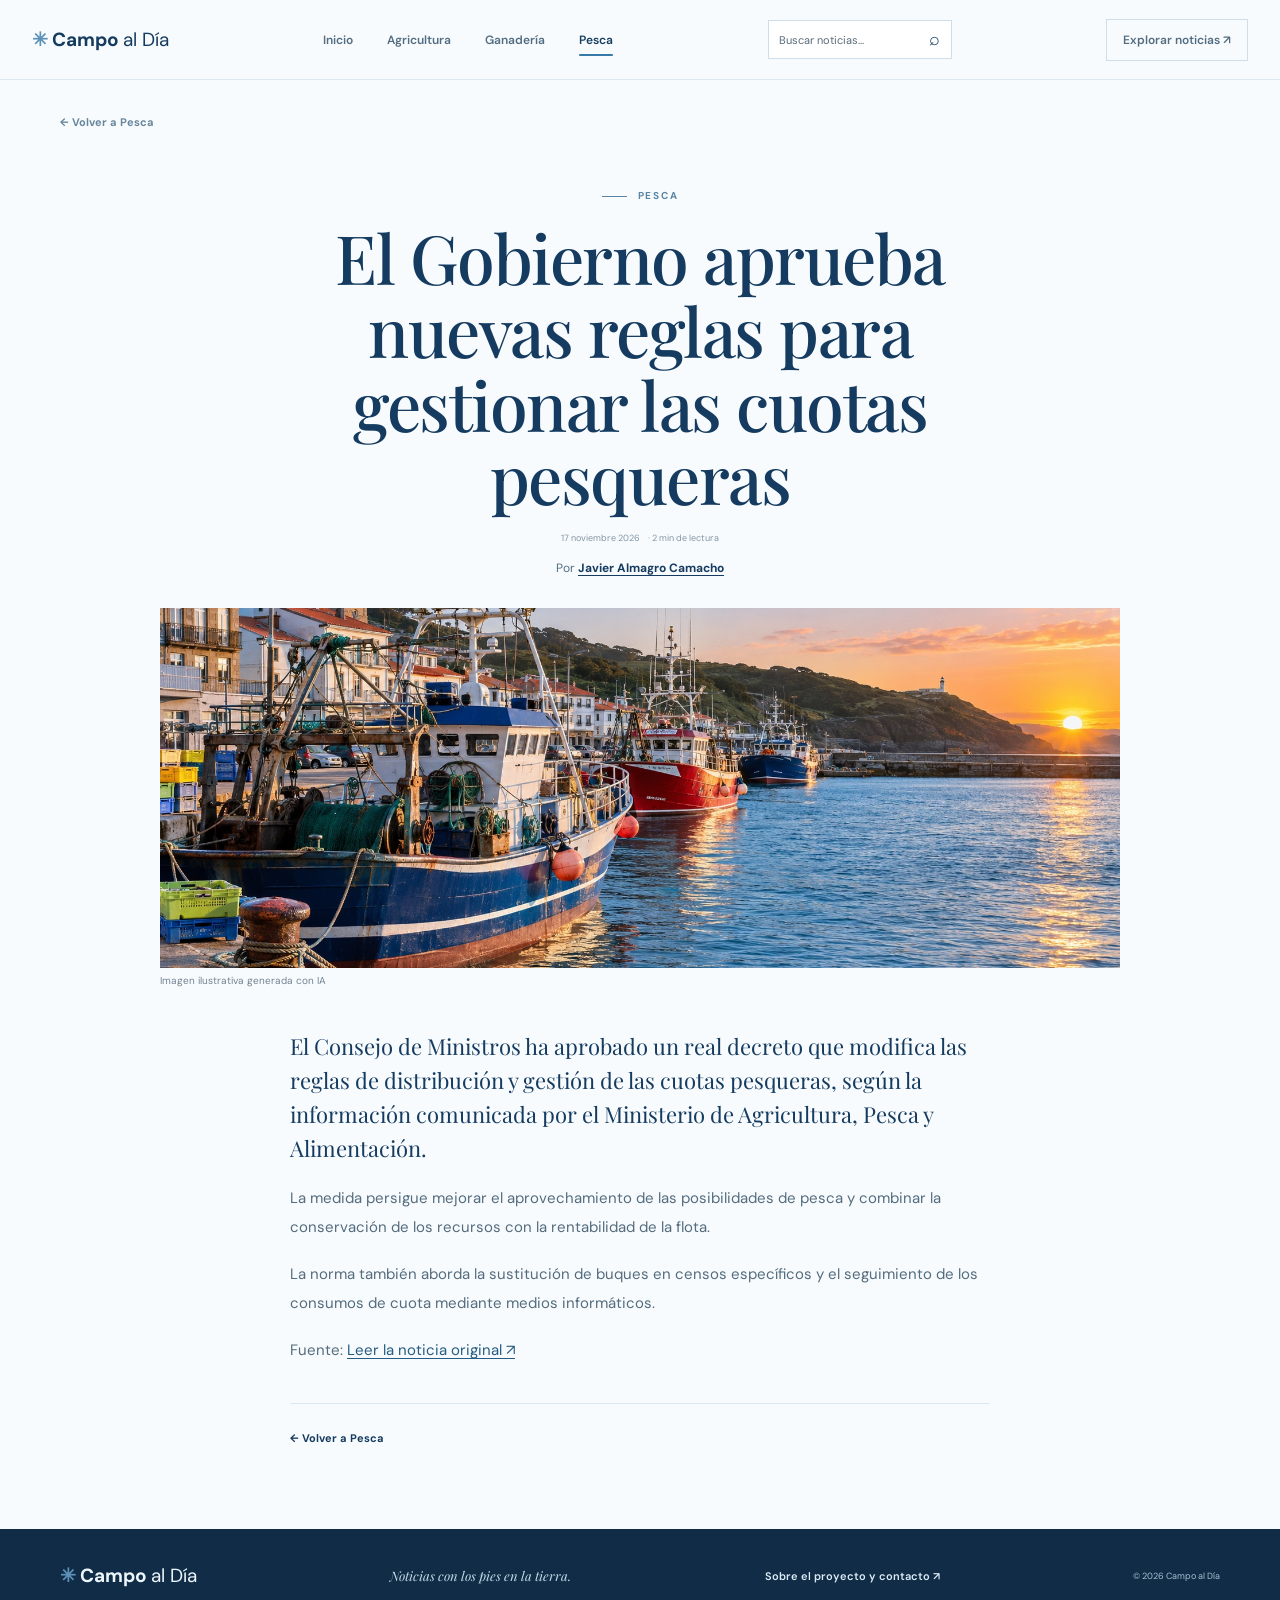
<file: noticia-cuotas-pesqueras.html>
<!doctype html><html lang="es"><head><meta charset="utf-8"><meta name="viewport" content="width=device-width, initial-scale=1"><meta name="description" content="El decreto modifica criterios de distribución y gestión para mejorar el aprovechamiento de las cuotas."><title>El Gobierno aprueba nuevas reglas para gestionar las cuotas pesqueras | Campo al Día</title><link rel="stylesheet" href="styles.css"></head><body><header class="site-header"><a class="brand" href="index.html">✳ Campo <span>al Día</span></a><nav aria-label="Navegación principal"><a href="index.html">Inicio</a><a href="agricultura.html">Agricultura</a><a href="ganaderia.html">Ganadería</a><a href="pesca.html" aria-current="page">Pesca</a></nav><form class="header-search" action="index.html#ultimas-noticias" method="get" role="search"><label class="visually-hidden" for="header-search">Buscar noticias</label><input id="header-search" name="q" type="search" placeholder="Buscar noticias..." autocomplete="off"><button type="submit" aria-label="Buscar">⌕</button></form><a class="header-link" href="index.html#ultimas-noticias">Explorar noticias ↗</a></header><main><div class="article-top wrap"><a class="back-link" href="pesca.html">← Volver a Pesca</a></div><header class="article-header"><p class="eyebrow">Pesca</p><h1>El Gobierno aprueba nuevas reglas para gestionar las cuotas pesqueras</h1><p class="meta center"><time datetime="2026-11-17">17 noviembre 2026</time> · 2 min de lectura</p><p class="article-author">Por <a href="sobre-el-proyecto.html">Javier Almagro Camacho</a></p></header><div class="article-cover"><img class="news-cover-image" src="images/pesca-cuotas.jpg" alt="Barcos pesqueros en un puerto"><small>Imagen ilustrativa generada con IA</small></div><article class="article-body"><p class="lead">El Consejo de Ministros ha aprobado un real decreto que modifica las reglas de distribución y gestión de las cuotas pesqueras, según la información comunicada por el Ministerio de Agricultura, Pesca y Alimentación.</p><p>La medida persigue mejorar el aprovechamiento de las posibilidades de pesca y combinar la conservación de los recursos con la rentabilidad de la flota.</p><p>La norma también aborda la sustitución de buques en censos específicos y el seguimiento de los consumos de cuota mediante medios informáticos.</p><p>Fuente: <a class="source-link" href="https://www.20minutos.es/lainformacion/economia-y-finanzas/gobierno-aprueba-nuevas-reglas-para-reparto-gestion-las-cuotas-pesqueras_7062132_0.html">Leer la noticia original ↗</a></p><div class="article-end"><a href="pesca.html">← Volver a Pesca</a></div></article></main><footer class="site-footer"><a class="brand" href="index.html">✳ Campo <span>al Día</span></a><p>Noticias con los pies en la tierra.</p><a class="footer-about" href="sobre-el-proyecto.html">Sobre el proyecto y contacto ↗</a><small>© 2026 Campo al Día</small></footer></body></html>
</file>
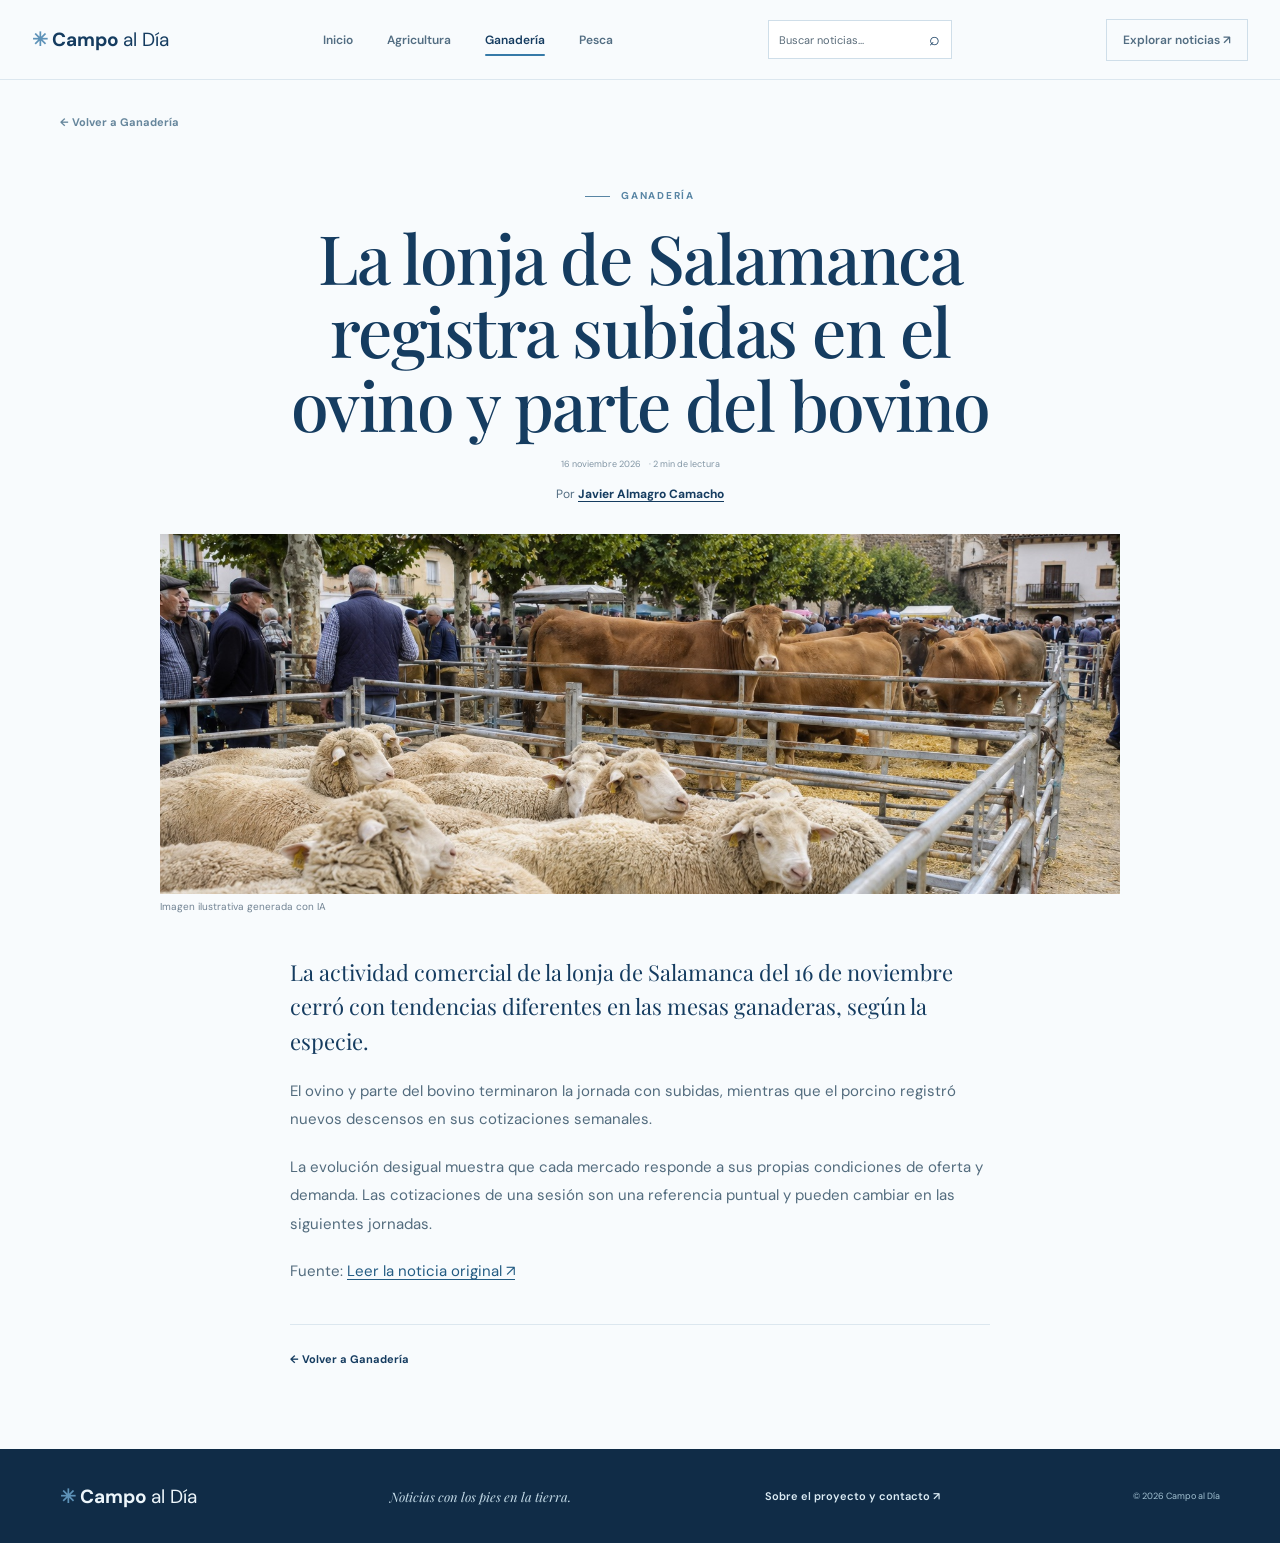
<file: noticia-lonja-salamanca.html>
<!doctype html><html lang="es"><head><meta charset="utf-8"><meta name="viewport" content="width=device-width, initial-scale=1"><meta name="description" content="La sesión del 16 de noviembre dejó una evolución desigual entre los mercados ganaderos."><title>La lonja de Salamanca registra subidas en el ovino y parte del bovino | Campo al Día</title><link rel="stylesheet" href="styles.css"></head><body><header class="site-header"><a class="brand" href="index.html">✳ Campo <span>al Día</span></a><nav aria-label="Navegación principal"><a href="index.html">Inicio</a><a href="agricultura.html">Agricultura</a><a href="ganaderia.html" aria-current="page">Ganadería</a><a href="pesca.html">Pesca</a></nav><form class="header-search" action="index.html#ultimas-noticias" method="get" role="search"><label class="visually-hidden" for="header-search">Buscar noticias</label><input id="header-search" name="q" type="search" placeholder="Buscar noticias..." autocomplete="off"><button type="submit" aria-label="Buscar">⌕</button></form><a class="header-link" href="index.html#ultimas-noticias">Explorar noticias ↗</a></header><main><div class="article-top wrap"><a class="back-link" href="ganaderia.html">← Volver a Ganadería</a></div><header class="article-header"><p class="eyebrow">Ganadería</p><h1>La lonja de Salamanca registra subidas en el ovino y parte del bovino</h1><p class="meta center"><time datetime="2026-11-16">16 noviembre 2026</time> · 2 min de lectura</p><p class="article-author">Por <a href="sobre-el-proyecto.html">Javier Almagro Camacho</a></p></header><div class="article-cover"><img class="news-cover-image" src="images/ganado-lonja.jpg" alt="Ganado en una feria ganadera"><small>Imagen ilustrativa generada con IA</small></div><article class="article-body"><p class="lead">La actividad comercial de la lonja de Salamanca del 16 de noviembre cerró con tendencias diferentes en las mesas ganaderas, según la especie.</p><p>El ovino y parte del bovino terminaron la jornada con subidas, mientras que el porcino registró nuevos descensos en sus cotizaciones semanales.</p><p>La evolución desigual muestra que cada mercado responde a sus propias condiciones de oferta y demanda. Las cotizaciones de una sesión son una referencia puntual y pueden cambiar en las siguientes jornadas.</p><p>Fuente: <a class="source-link" href="https://salamancartvaldia.es/noticia/2026-11-16-la-lonja-de-salamanca-registra-subidas-en-la-cebada-el-maiz-y-los-lechazos-400944">Leer la noticia original ↗</a></p><div class="article-end"><a href="ganaderia.html">← Volver a Ganadería</a></div></article></main><footer class="site-footer"><a class="brand" href="index.html">✳ Campo <span>al Día</span></a><p>Noticias con los pies en la tierra.</p><a class="footer-about" href="sobre-el-proyecto.html">Sobre el proyecto y contacto ↗</a><small>© 2026 Campo al Día</small></footer></body></html>
</file>
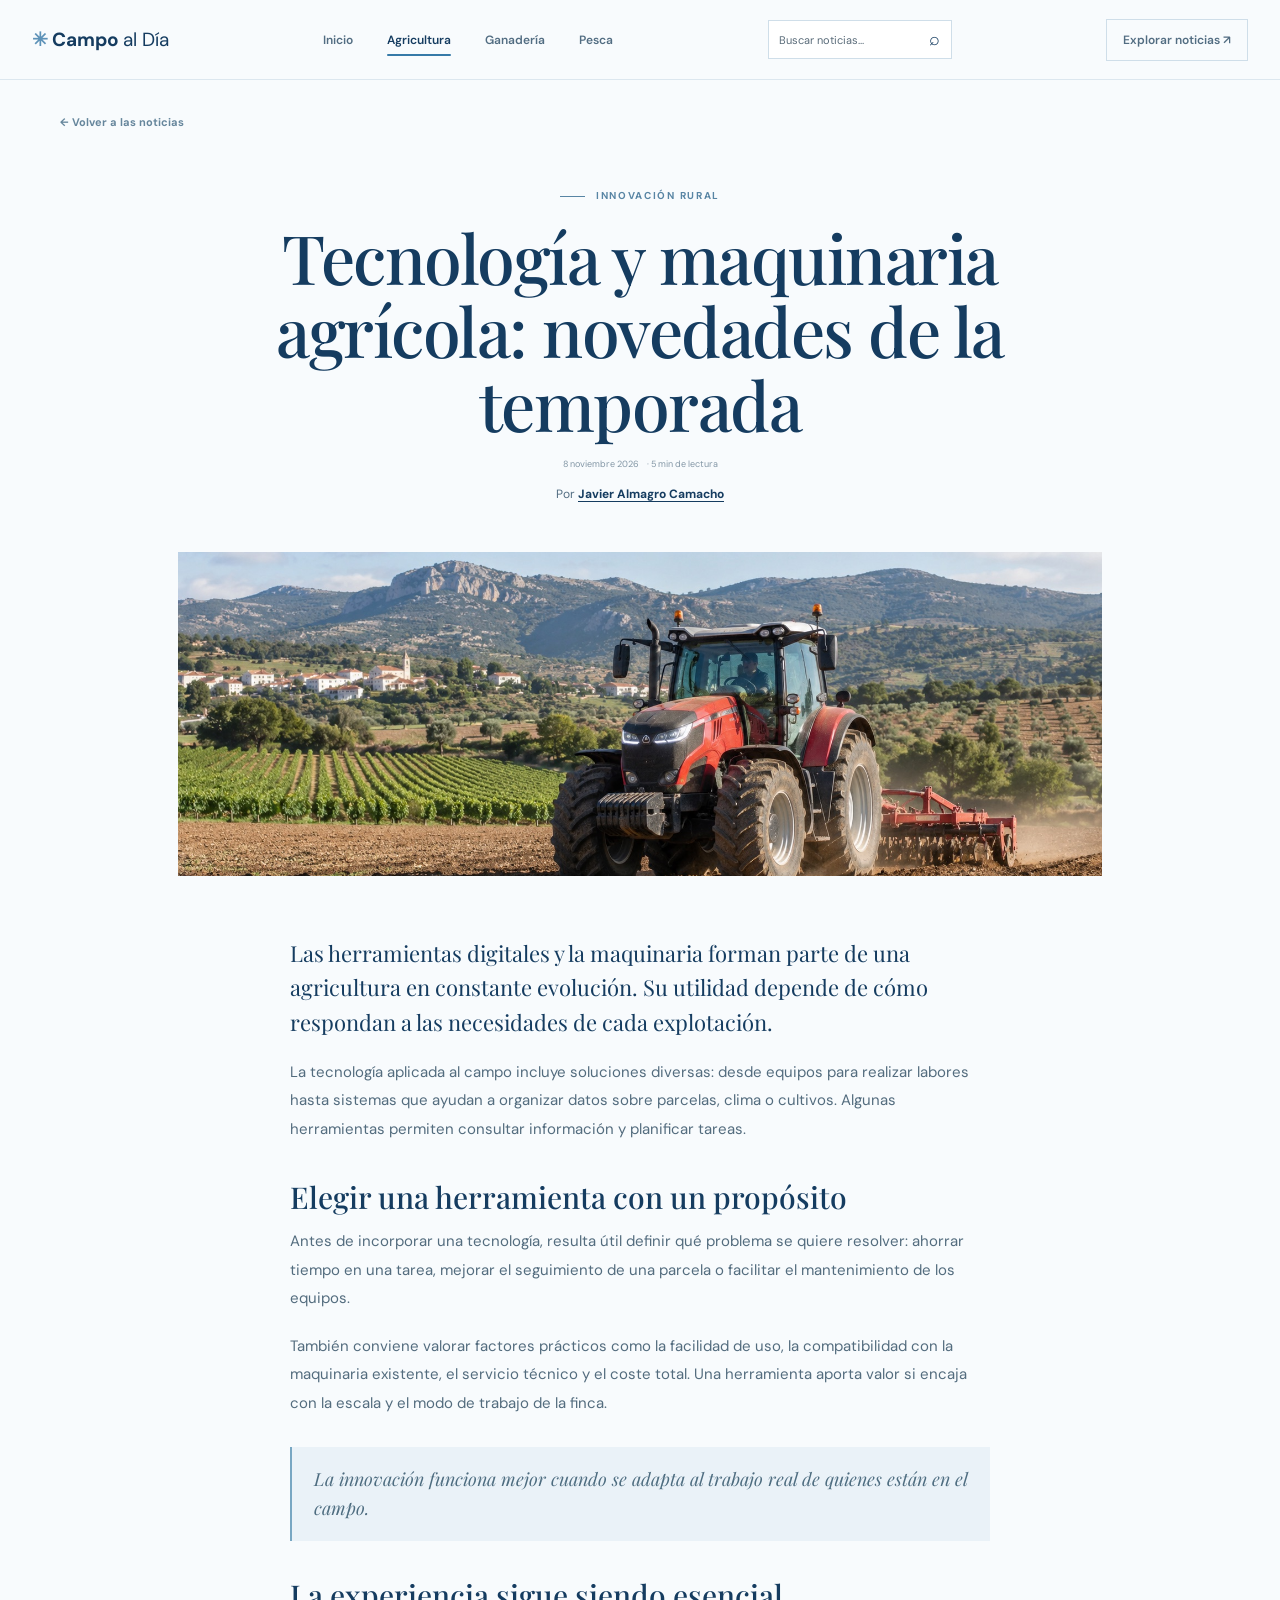
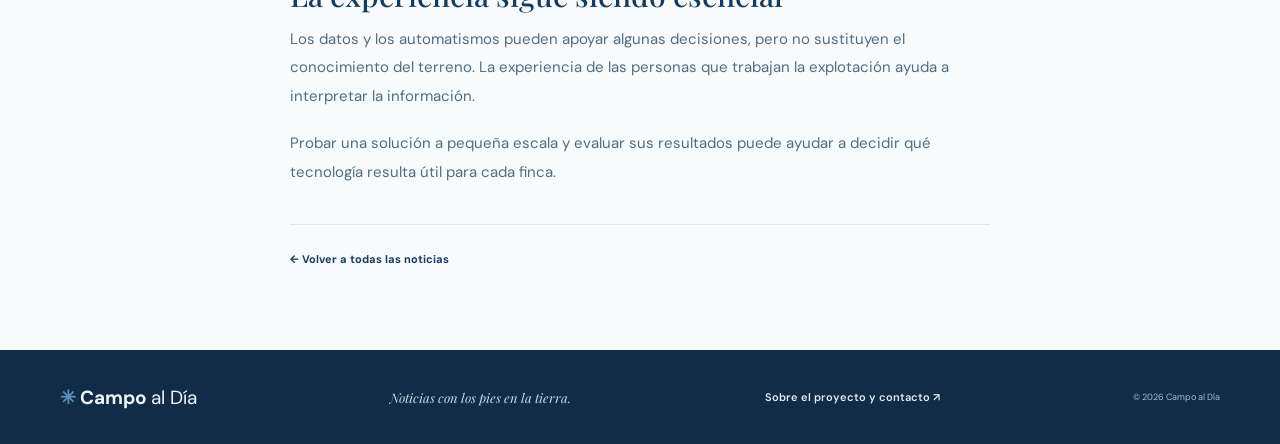
<file: noticia-maquinaria.html>
<!doctype html>
<html lang="es"><head><meta charset="utf-8"><meta name="viewport" content="width=device-width, initial-scale=1"><meta name="description" content="Tecnología y herramientas para las tareas agrícolas."><title>Tecnología y maquinaria agrícola | Campo al Día</title><link rel="stylesheet" href="styles.css"></head>
<body><header class="site-header"><a class="brand" href="index.html">✳ Campo <span>al Día</span></a><nav aria-label="Navegación principal"><a href="index.html">Inicio</a><a href="agricultura.html" aria-current="page">Agricultura</a><a href="ganaderia.html">Ganadería</a><a href="pesca.html">Pesca</a></nav><form class="header-search" action="index.html#ultimas-noticias" method="get" role="search"><label class="visually-hidden" for="header-search">Buscar noticias</label><input id="header-search" name="q" type="search" placeholder="Buscar noticias..." autocomplete="off"><button type="submit" aria-label="Buscar">⌕</button></form><a class="header-link" href="index.html#ultimas-noticias">Explorar noticias ↗</a></header><main><div class="article-top wrap"><a class="back-link" href="index.html#ultimas-noticias">← Volver a las noticias</a></div><header class="article-header"><p class="eyebrow">Innovación rural</p><h1>Tecnología y maquinaria agrícola: novedades de la temporada</h1><p class="meta center"><time datetime="2026-11-08">8 noviembre 2026</time> · 5 min de lectura</p><p class="article-author">Por <a href="sobre-el-proyecto.html">Javier Almagro Camacho</a></p></header><div class="article-cover"><div class="art art-tech"></div></div><article class="article-body"><p class="lead">Las herramientas digitales y la maquinaria forman parte de una agricultura en constante evolución. Su utilidad depende de cómo respondan a las necesidades de cada explotación.</p><p>La tecnología aplicada al campo incluye soluciones diversas: desde equipos para realizar labores hasta sistemas que ayudan a organizar datos sobre parcelas, clima o cultivos. Algunas herramientas permiten consultar información y planificar tareas.</p><h2>Elegir una herramienta con un propósito</h2><p>Antes de incorporar una tecnología, resulta útil definir qué problema se quiere resolver: ahorrar tiempo en una tarea, mejorar el seguimiento de una parcela o facilitar el mantenimiento de los equipos.</p><p>También conviene valorar factores prácticos como la facilidad de uso, la compatibilidad con la maquinaria existente, el servicio técnico y el coste total. Una herramienta aporta valor si encaja con la escala y el modo de trabajo de la finca.</p><blockquote>La innovación funciona mejor cuando se adapta al trabajo real de quienes están en el campo.</blockquote><h2>La experiencia sigue siendo esencial</h2><p>Los datos y los automatismos pueden apoyar algunas decisiones, pero no sustituyen el conocimiento del terreno. La experiencia de las personas que trabajan la explotación ayuda a interpretar la información.</p><p>Probar una solución a pequeña escala y evaluar sus resultados puede ayudar a decidir qué tecnología resulta útil para cada finca.</p><div class="article-end"><a href="index.html#ultimas-noticias">← Volver a todas las noticias</a></div></article></main><footer class="site-footer"><a class="brand" href="index.html">✳ Campo <span>al Día</span></a><p>Noticias con los pies en la tierra.</p><a class="footer-about" href="sobre-el-proyecto.html">Sobre el proyecto y contacto ↗</a><small>© 2026 Campo al Día</small></footer></body></html>
</file>
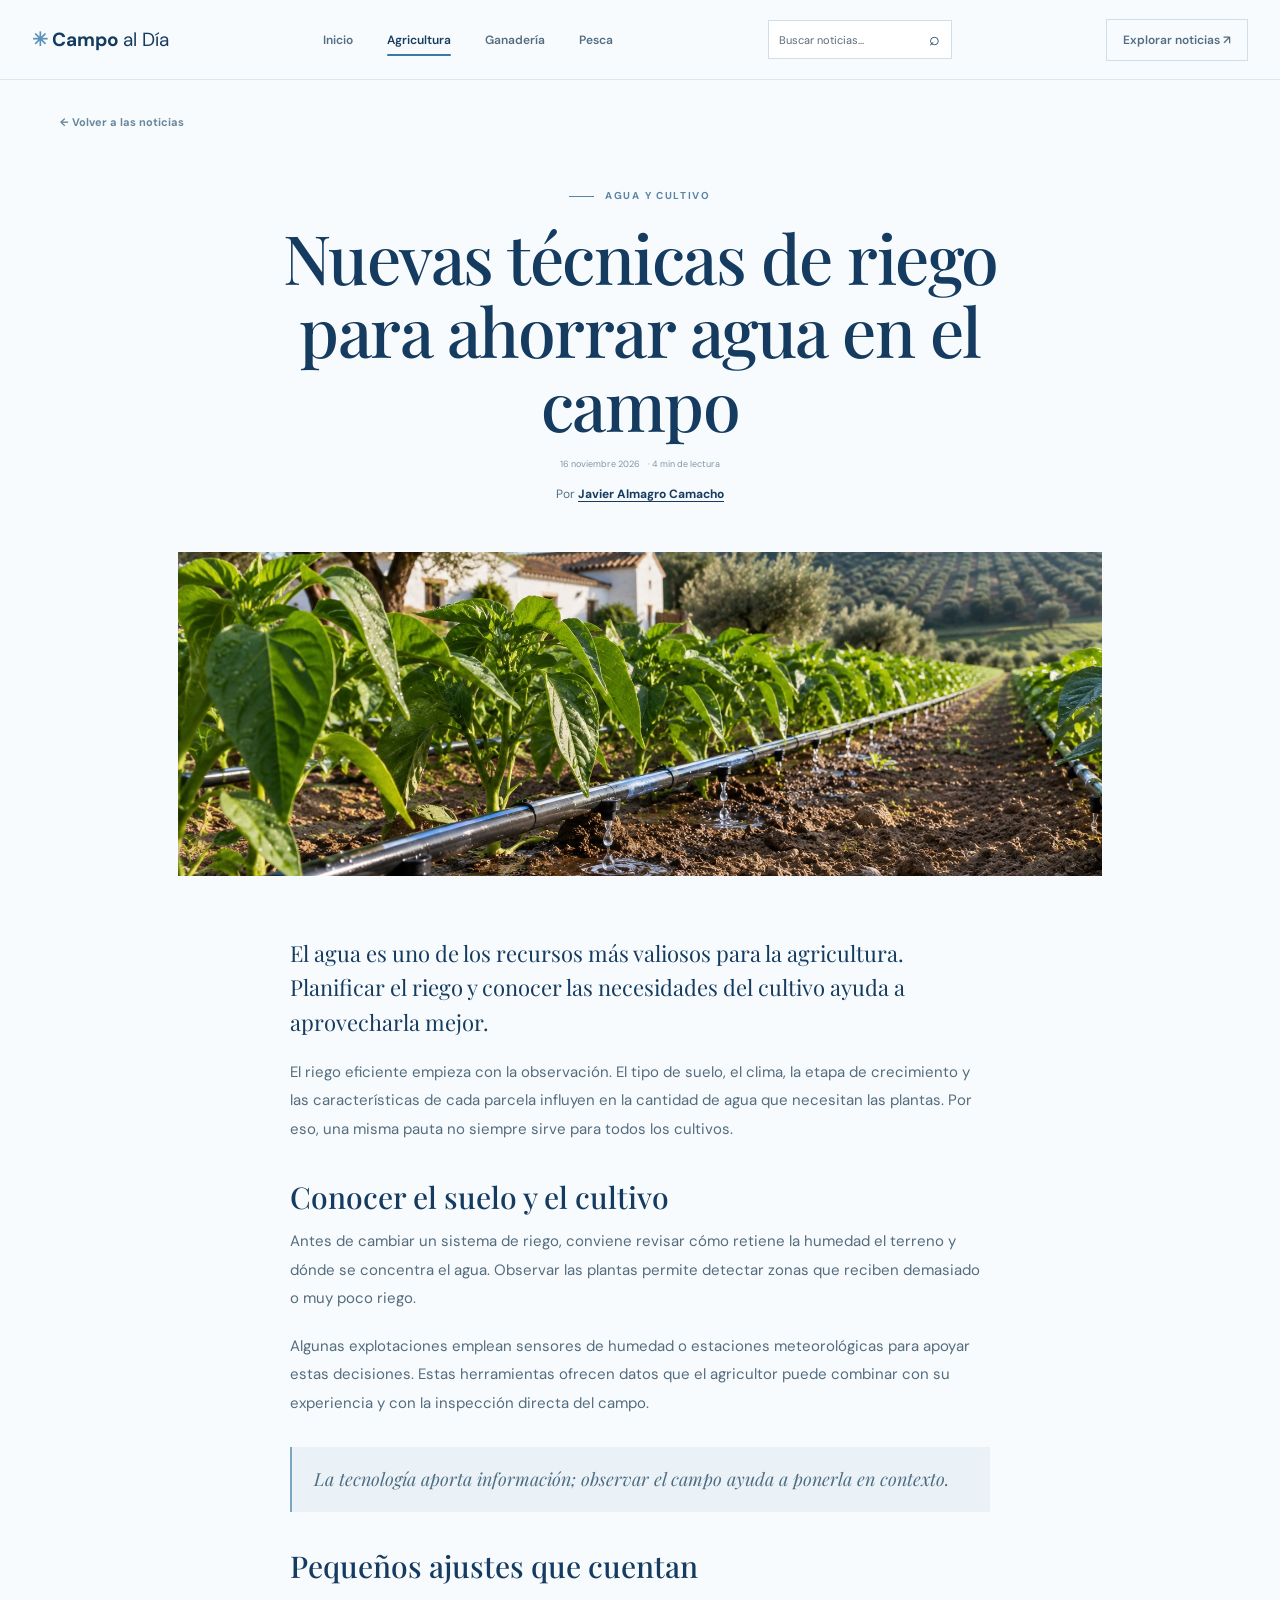
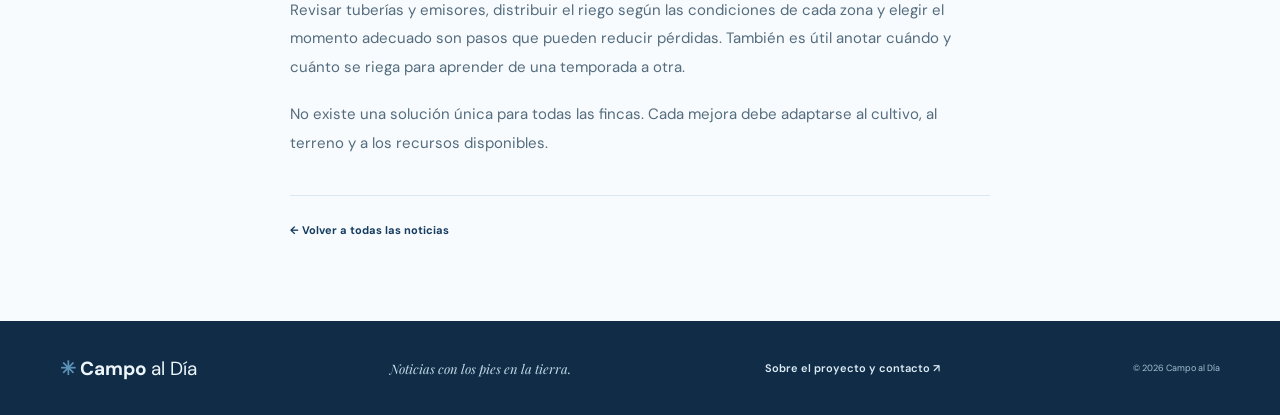
<file: noticia-riego.html>
<!doctype html>
<html lang="es"><head><meta charset="utf-8"><meta name="viewport" content="width=device-width, initial-scale=1"><meta name="description" content="Ideas para aprovechar mejor el agua en el riego agrícola."><title>Nuevas técnicas de riego | Campo al Día</title><link rel="stylesheet" href="styles.css"></head>
<body><header class="site-header"><a class="brand" href="index.html">✳ Campo <span>al Día</span></a><nav aria-label="Navegación principal"><a href="index.html">Inicio</a><a href="agricultura.html" aria-current="page">Agricultura</a><a href="ganaderia.html">Ganadería</a><a href="pesca.html">Pesca</a></nav><form class="header-search" action="index.html#ultimas-noticias" method="get" role="search"><label class="visually-hidden" for="header-search">Buscar noticias</label><input id="header-search" name="q" type="search" placeholder="Buscar noticias..." autocomplete="off"><button type="submit" aria-label="Buscar">⌕</button></form><a class="header-link" href="index.html#ultimas-noticias">Explorar noticias ↗</a></header><main><div class="article-top wrap"><a class="back-link" href="index.html#ultimas-noticias">← Volver a las noticias</a></div><header class="article-header"><p class="eyebrow">Agua y cultivo</p><h1>Nuevas técnicas de riego para ahorrar agua en el campo</h1><p class="meta center"><time datetime="2026-11-16">16 noviembre 2026</time> · 4 min de lectura</p><p class="article-author">Por <a href="sobre-el-proyecto.html">Javier Almagro Camacho</a></p></header><div class="article-cover"><div class="art art-water"></div></div><article class="article-body"><p class="lead">El agua es uno de los recursos más valiosos para la agricultura. Planificar el riego y conocer las necesidades del cultivo ayuda a aprovecharla mejor.</p><p>El riego eficiente empieza con la observación. El tipo de suelo, el clima, la etapa de crecimiento y las características de cada parcela influyen en la cantidad de agua que necesitan las plantas. Por eso, una misma pauta no siempre sirve para todos los cultivos.</p><h2>Conocer el suelo y el cultivo</h2><p>Antes de cambiar un sistema de riego, conviene revisar cómo retiene la humedad el terreno y dónde se concentra el agua. Observar las plantas permite detectar zonas que reciben demasiado o muy poco riego.</p><p>Algunas explotaciones emplean sensores de humedad o estaciones meteorológicas para apoyar estas decisiones. Estas herramientas ofrecen datos que el agricultor puede combinar con su experiencia y con la inspección directa del campo.</p><blockquote>La tecnología aporta información; observar el campo ayuda a ponerla en contexto.</blockquote><h2>Pequeños ajustes que cuentan</h2><p>Revisar tuberías y emisores, distribuir el riego según las condiciones de cada zona y elegir el momento adecuado son pasos que pueden reducir pérdidas. También es útil anotar cuándo y cuánto se riega para aprender de una temporada a otra.</p><p>No existe una solución única para todas las fincas. Cada mejora debe adaptarse al cultivo, al terreno y a los recursos disponibles.</p><div class="article-end"><a href="index.html#ultimas-noticias">← Volver a todas las noticias</a></div></article></main><footer class="site-footer"><a class="brand" href="index.html">✳ Campo <span>al Día</span></a><p>Noticias con los pies en la tierra.</p><a class="footer-about" href="sobre-el-proyecto.html">Sobre el proyecto y contacto ↗</a><small>© 2026 Campo al Día</small></footer></body></html>
</file>
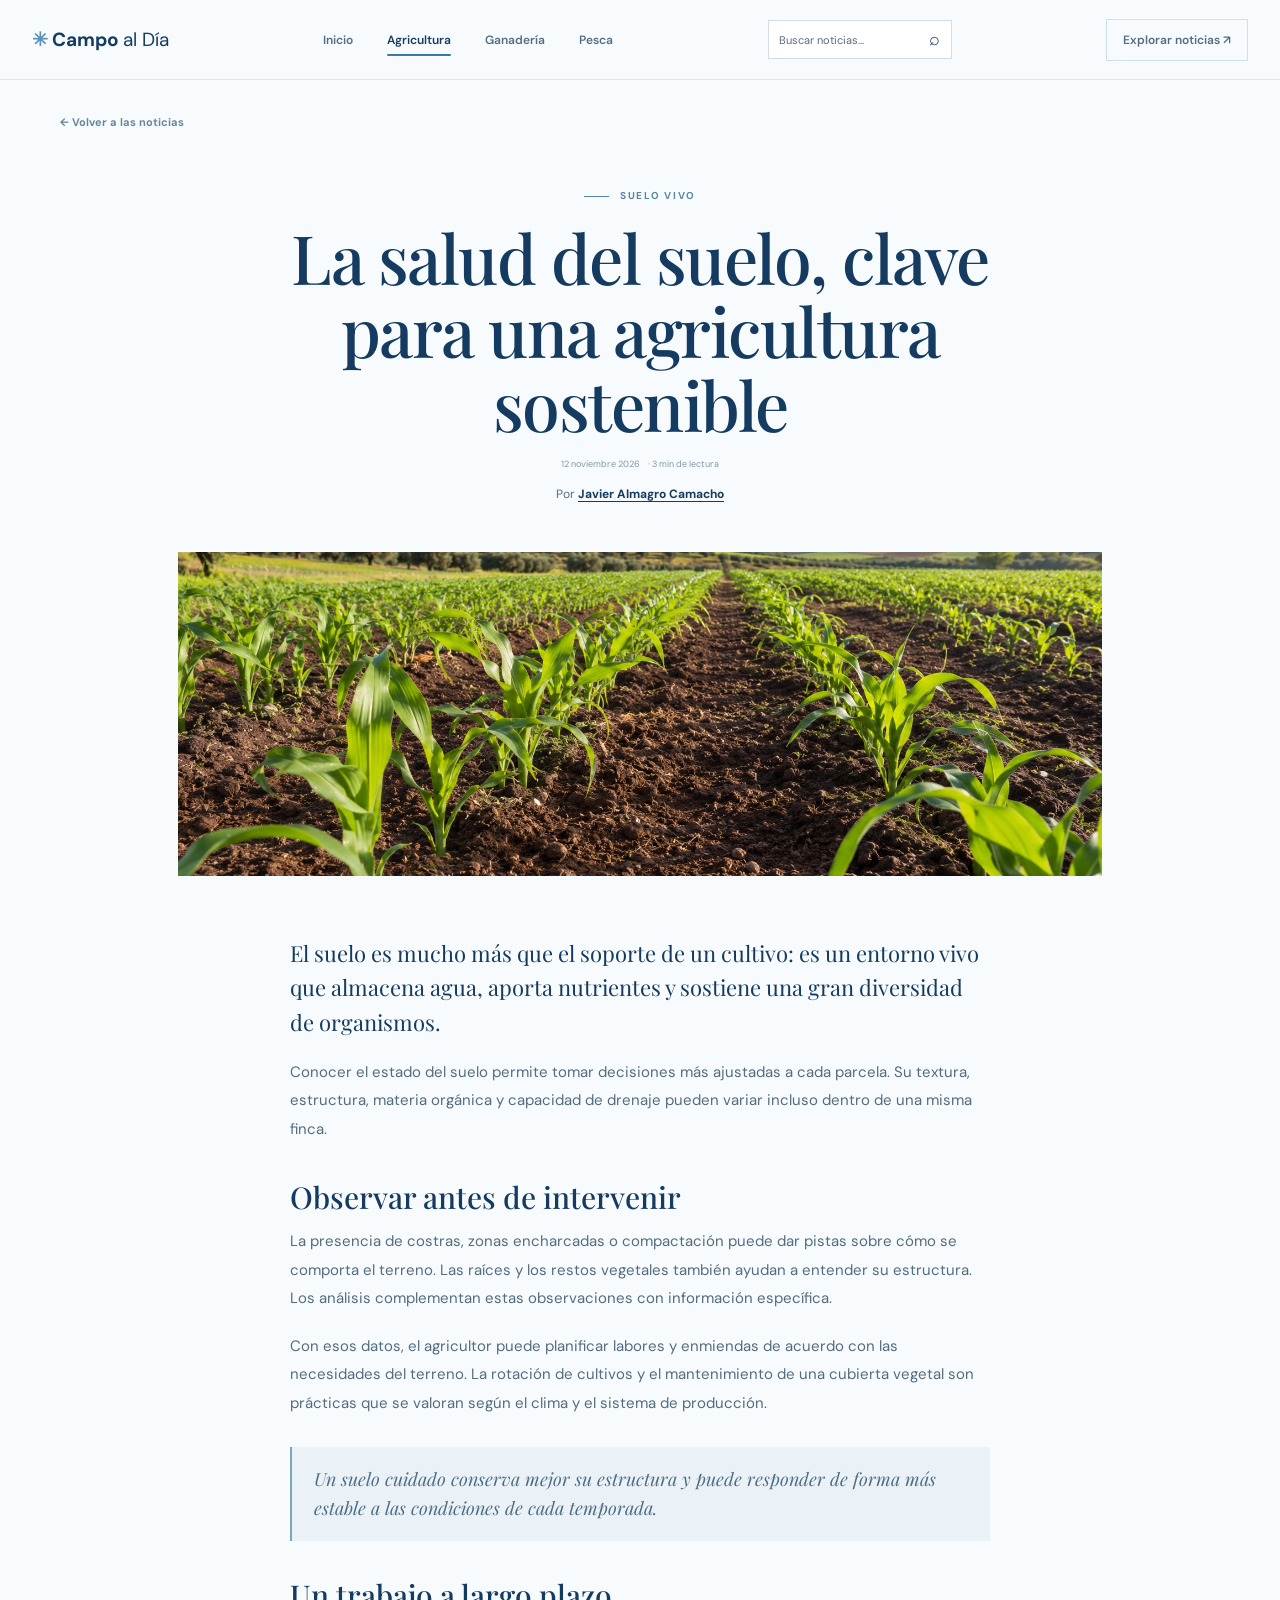
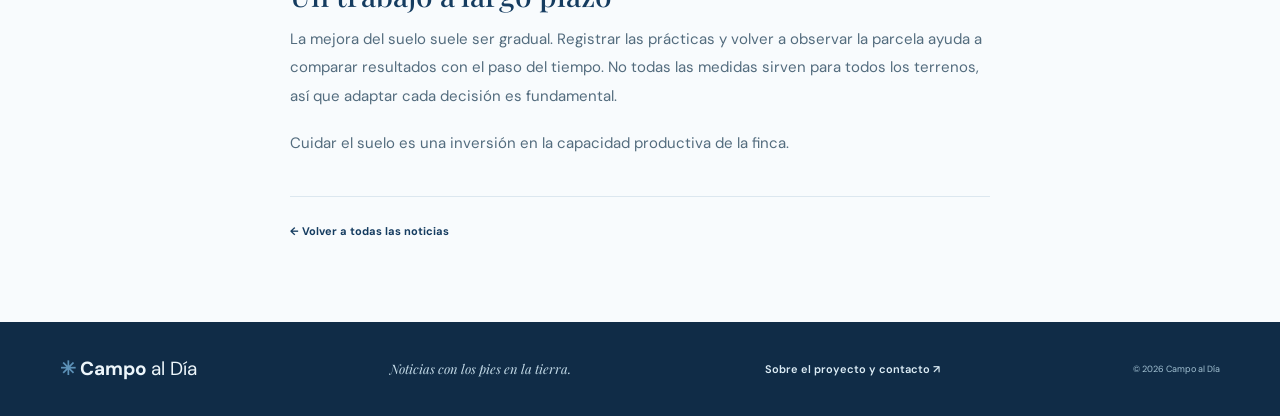
<file: noticia-suelo.html>
<!doctype html>
<html lang="es"><head><meta charset="utf-8"><meta name="viewport" content="width=device-width, initial-scale=1"><meta name="description" content="La importancia de cuidar el suelo para una agricultura sostenible."><title>La salud del suelo | Campo al Día</title><link rel="stylesheet" href="styles.css"></head>
<body><header class="site-header"><a class="brand" href="index.html">✳ Campo <span>al Día</span></a><nav aria-label="Navegación principal"><a href="index.html">Inicio</a><a href="agricultura.html" aria-current="page">Agricultura</a><a href="ganaderia.html">Ganadería</a><a href="pesca.html">Pesca</a></nav><form class="header-search" action="index.html#ultimas-noticias" method="get" role="search"><label class="visually-hidden" for="header-search">Buscar noticias</label><input id="header-search" name="q" type="search" placeholder="Buscar noticias..." autocomplete="off"><button type="submit" aria-label="Buscar">⌕</button></form><a class="header-link" href="index.html#ultimas-noticias">Explorar noticias ↗</a></header><main><div class="article-top wrap"><a class="back-link" href="index.html#ultimas-noticias">← Volver a las noticias</a></div><header class="article-header"><p class="eyebrow">Suelo vivo</p><h1>La salud del suelo, clave para una agricultura sostenible</h1><p class="meta center"><time datetime="2026-11-12">12 noviembre 2026</time> · 3 min de lectura</p><p class="article-author">Por <a href="sobre-el-proyecto.html">Javier Almagro Camacho</a></p></header><div class="article-cover"><div class="art art-soil"></div></div><article class="article-body"><p class="lead">El suelo es mucho más que el soporte de un cultivo: es un entorno vivo que almacena agua, aporta nutrientes y sostiene una gran diversidad de organismos.</p><p>Conocer el estado del suelo permite tomar decisiones más ajustadas a cada parcela. Su textura, estructura, materia orgánica y capacidad de drenaje pueden variar incluso dentro de una misma finca.</p><h2>Observar antes de intervenir</h2><p>La presencia de costras, zonas encharcadas o compactación puede dar pistas sobre cómo se comporta el terreno. Las raíces y los restos vegetales también ayudan a entender su estructura. Los análisis complementan estas observaciones con información específica.</p><p>Con esos datos, el agricultor puede planificar labores y enmiendas de acuerdo con las necesidades del terreno. La rotación de cultivos y el mantenimiento de una cubierta vegetal son prácticas que se valoran según el clima y el sistema de producción.</p><blockquote>Un suelo cuidado conserva mejor su estructura y puede responder de forma más estable a las condiciones de cada temporada.</blockquote><h2>Un trabajo a largo plazo</h2><p>La mejora del suelo suele ser gradual. Registrar las prácticas y volver a observar la parcela ayuda a comparar resultados con el paso del tiempo. No todas las medidas sirven para todos los terrenos, así que adaptar cada decisión es fundamental.</p><p>Cuidar el suelo es una inversión en la capacidad productiva de la finca.</p><div class="article-end"><a href="index.html#ultimas-noticias">← Volver a todas las noticias</a></div></article></main><footer class="site-footer"><a class="brand" href="index.html">✳ Campo <span>al Día</span></a><p>Noticias con los pies en la tierra.</p><a class="footer-about" href="sobre-el-proyecto.html">Sobre el proyecto y contacto ↗</a><small>© 2026 Campo al Día</small></footer></body></html>
</file>
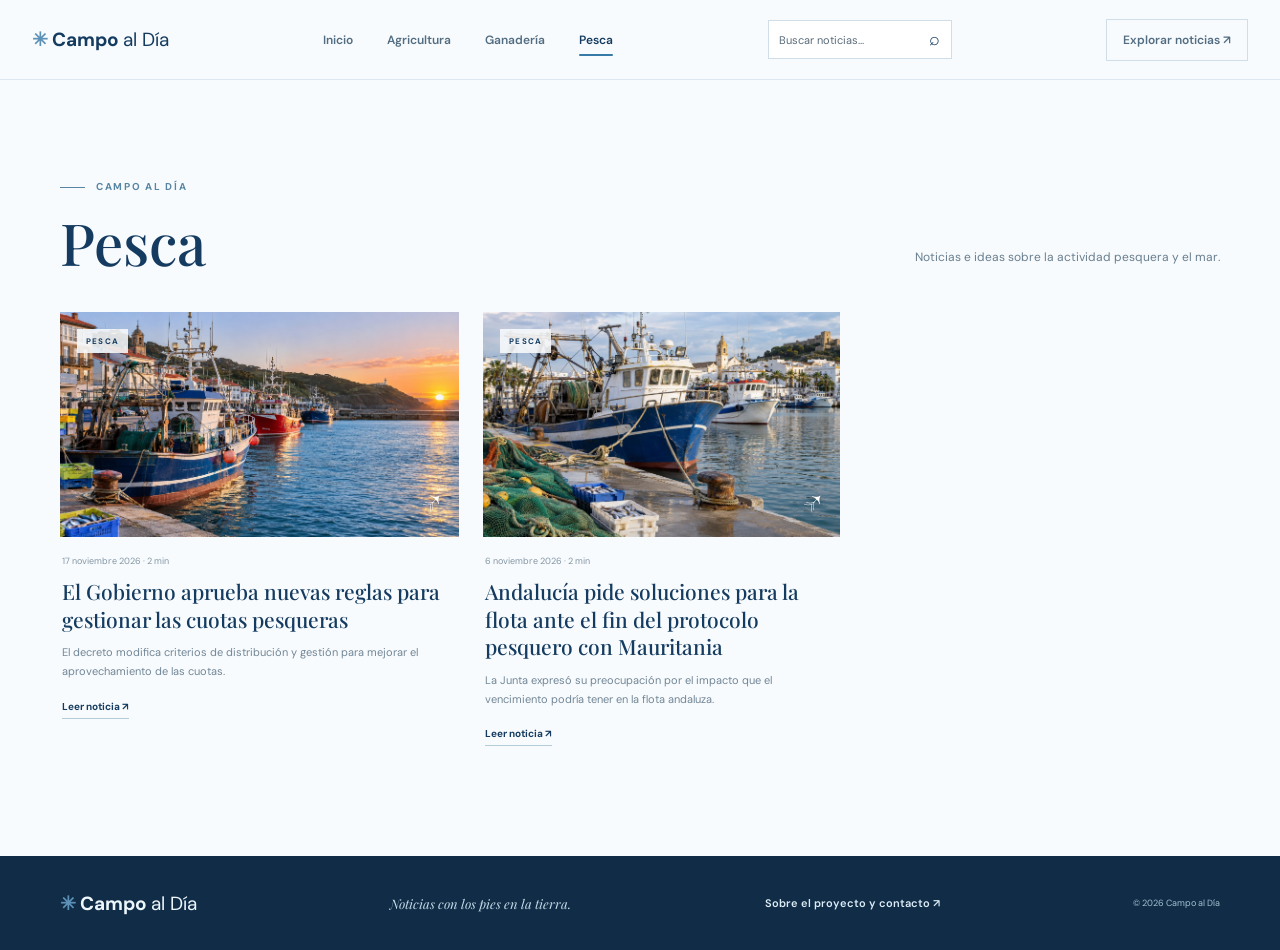
<file: pesca.html>
<!doctype html>
<html lang="es"><head><meta charset="utf-8"><meta name="viewport" content="width=device-width, initial-scale=1"><meta name="description" content="Noticias e ideas sobre la actividad pesquera y el mar."><title>Pesca | Campo al Día</title><link rel="stylesheet" href="styles.css"></head>
<body><header class="site-header"><a class="brand" href="index.html">✳ Campo <span>al Día</span></a><nav aria-label="Navegación principal"><a href="index.html">Inicio</a><a href="agricultura.html">Agricultura</a><a href="ganaderia.html">Ganadería</a><a href="pesca.html" aria-current="page">Pesca</a></nav><form class="header-search" action="index.html#ultimas-noticias" method="get" role="search"><label class="visually-hidden" for="header-search">Buscar noticias</label><input id="header-search" name="q" type="search" placeholder="Buscar noticias..." autocomplete="off"><button type="submit" aria-label="Buscar">⌕</button></form><a class="header-link" href="index.html#ultimas-noticias">Explorar noticias ↗</a></header>
<main><section class="news-section wrap"><div class="section-heading"><div><p class="eyebrow dark">Campo al Día</p><h1 class="category-title">Pesca</h1></div><p>Noticias e ideas sobre la actividad pesquera y el mar.</p></div><div class="news-grid"><article class="news-card" data-searchable><a class="livestock-card-art art-pesca-cuotas" href="noticia-cuotas-pesqueras.html"><span>PESCA</span><b>↗</b></a><div class="news-copy"><p class="meta"><time datetime="2026-11-17">17 noviembre 2026</time> · 2 min</p><h3><a href="noticia-cuotas-pesqueras.html">El Gobierno aprueba nuevas reglas para gestionar las cuotas pesqueras</a></h3><p>El decreto modifica criterios de distribución y gestión para mejorar el aprovechamiento de las cuotas.</p><a class="read-more" href="noticia-cuotas-pesqueras.html">Leer noticia ↗</a></div></article><article class="news-card" data-searchable><a class="livestock-card-art art-pesca-mauritania" href="noticia-acuerdo-mauritania.html"><span>PESCA</span><b>↗</b></a><div class="news-copy"><p class="meta"><time datetime="2026-11-06">6 noviembre 2026</time> · 2 min</p><h3><a href="noticia-acuerdo-mauritania.html">Andalucía pide soluciones para la flota ante el fin del protocolo pesquero con Mauritania</a></h3><p>La Junta expresó su preocupación por el impacto que el vencimiento podría tener en la flota andaluza.</p><a class="read-more" href="noticia-acuerdo-mauritania.html">Leer noticia ↗</a></div></article></div></section></main>
<footer class="site-footer"><a class="brand" href="index.html">✳ Campo <span>al Día</span></a><p>Noticias con los pies en la tierra.</p><a class="footer-about" href="sobre-el-proyecto.html">Sobre el proyecto y contacto ↗</a><small>© 2026 Campo al Día</small></footer></body></html>
</file>
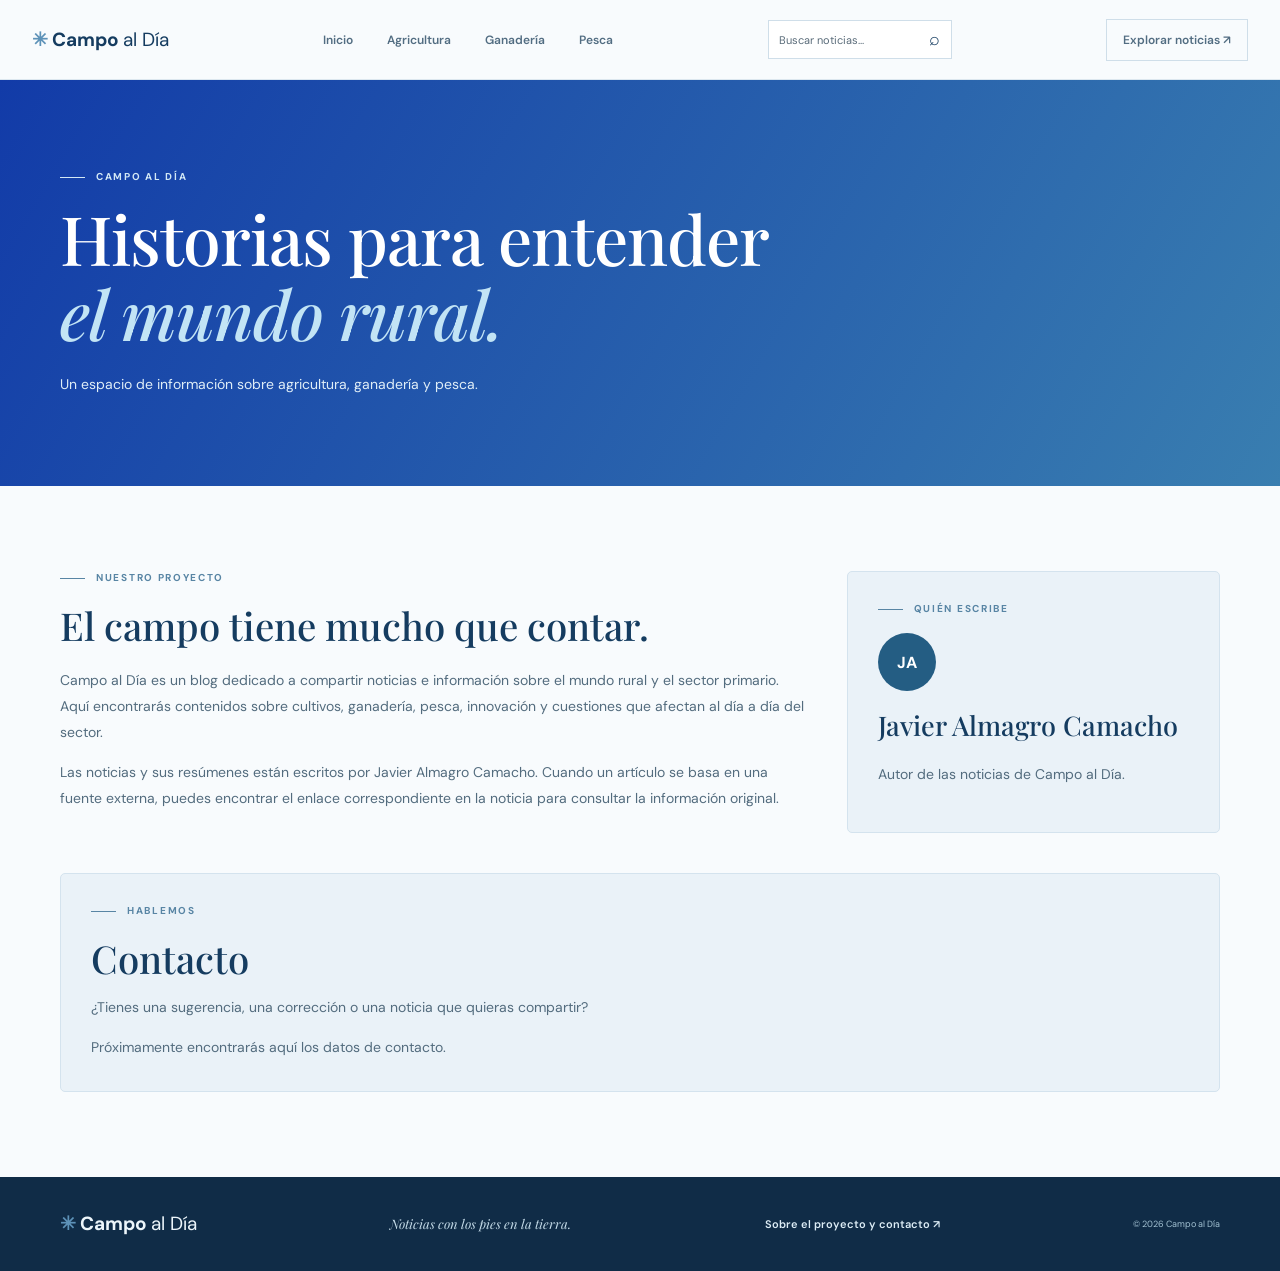
<file: sobre-el-proyecto.html>
<!doctype html>
<html lang="es"><head><meta charset="utf-8"><meta name="viewport" content="width=device-width, initial-scale=1"><meta name="description" content="Conoce Campo al Día y a su autor, Javier Almagro Camacho."><title>Sobre el proyecto y contacto | Campo al Día</title><link rel="stylesheet" href="styles.css?v=about-1"></head>
<body><header class="site-header"><a class="brand" href="index.html">✳ Campo <span>al Día</span></a><nav aria-label="Navegación principal"><a href="index.html">Inicio</a><a href="agricultura.html">Agricultura</a><a href="ganaderia.html">Ganadería</a><a href="pesca.html">Pesca</a></nav><form class="header-search" action="index.html#ultimas-noticias" method="get" role="search"><label class="visually-hidden" for="header-search">Buscar noticias</label><input id="header-search" name="q" type="search" placeholder="Buscar noticias..." autocomplete="off"><button type="submit" aria-label="Buscar">⌕</button></form><a class="header-link" href="index.html#ultimas-noticias">Explorar noticias ↗</a></header><main><section class="project-hero"><div class="wrap"><p class="eyebrow">Campo al Día</p><h1>Historias para entender<br><em>el mundo rural.</em></h1><p>Un espacio de información sobre agricultura, ganadería y pesca.</p></div></section><section class="project-content wrap"><article><p class="eyebrow dark">Nuestro proyecto</p><h2>El campo tiene mucho que contar.</h2><p>Campo al Día es un blog dedicado a compartir noticias e información sobre el mundo rural y el sector primario. Aquí encontrarás contenidos sobre cultivos, ganadería, pesca, innovación y cuestiones que afectan al día a día del sector.</p><p>Las noticias y sus resúmenes están escritos por Javier Almagro Camacho. Cuando un artículo se basa en una fuente externa, puedes encontrar el enlace correspondiente en la noticia para consultar la información original.</p></article><aside class="project-author"><p class="eyebrow dark">Quién escribe</p><div class="author-avatar" aria-hidden="true">JA</div><h2>Javier Almagro Camacho</h2><p>Autor de las noticias de Campo al Día.</p></aside><section class="contact-card" id="contacto"><p class="eyebrow dark">Hablemos</p><h2>Contacto</h2><p>¿Tienes una sugerencia, una corrección o una noticia que quieras compartir?</p><p class="contact-pending">Próximamente encontrarás aquí los datos de contacto.</p></section></section></main><footer class="site-footer"><a class="brand" href="index.html">✳ Campo <span>al Día</span></a><p>Noticias con los pies en la tierra.</p><a class="footer-about" href="sobre-el-proyecto.html">Sobre el proyecto y contacto ↗</a><small>© 2026 Campo al Día</small></footer></body></html>
</file>
<file: styles.css>
@import url('https://fonts.googleapis.com/css2?family=DM+Sans:wght@400;500;600;700&family=Playfair+Display:ital,wght@0,500;0,600;1,500&display=swap');
:root{--green:#153c60;--deep:#102c47;--cream:#eaf2f8;--paper:#f8fbfd;--ink:#1c3042;--muted:#718393;--serif:'Playfair Display',Georgia,serif;--sans:'DM Sans',Arial,sans-serif}
*{box-sizing:border-box}html{scroll-behavior:smooth}body{margin:0;background:var(--paper);color:var(--ink);font-family:var(--sans)}a{color:inherit;text-decoration:none}.wrap{width:min(1160px,calc(100% - 64px));margin:auto}
.site-header{height:80px;padding:0 max(32px,calc((100% - 1320px)/2));display:flex;align-items:center;justify-content:space-between;border-bottom:1px solid #dce7ef}.brand{font-size:19px;font-weight:700;color:var(--green)}.brand:first-letter{color:#5d92b8}.brand span{font-weight:400}.site-header nav{display:flex;gap:34px}.site-header nav a,.header-link{font-size:12px;font-weight:600;color:#526d82}.site-header nav a:hover,.header-link:hover{color:#367aa8}.header-link{padding:12px 16px;border:1px solid #cfdee9}
.hero{min-height:540px;position:relative;overflow:hidden;display:flex;align-items:center;padding:70px max(32px,calc((100% - 1160px)/2));background:linear-gradient(115deg,#153d61,#316f98 70%,#75a8c4);color:white}.hero:before{content:"";position:absolute;inset:0;background:repeating-linear-gradient(155deg,transparent 0 34px,#ffffff13 35px 36px,transparent 37px 68px);clip-path:polygon(40% 100%,100% 17%,100% 100%)}.hero-content{position:relative;max-width:650px}.eyebrow{margin:0 0 18px;color:#d3e8f5;font-size:10px;font-weight:700;letter-spacing:1.7px;text-transform:uppercase}.eyebrow:before{content:"";display:inline-block;width:25px;border-top:1px solid currentColor;vertical-align:middle;margin-right:11px}.eyebrow.dark{color:#5885a4}.hero h1,.section-heading h2,.about h2{margin:0;font:500 clamp(48px,7vw,86px)/1.03 var(--serif);letter-spacing:-2px}.hero h1 em{color:#a9d9f2}.hero-content>p:not(.eyebrow){max-width:390px;margin:22px 0 27px;color:#e0eef7;font-size:14px;line-height:1.8}.button{display:inline-block;padding:15px 19px;background:var(--cream);color:var(--green);font-size:11px;font-weight:700}.hero-orbit{position:absolute;right:17%;top:21%;width:260px;height:260px;display:grid;place-items:center;border:1px solid #ffffff42;border-radius:50%;color:#c2e4f5;font-size:68px;box-shadow:0 0 0 40px #ffffff09,0 0 0 80px #ffffff08}
.news-section{padding-top:100px;padding-bottom:110px}.section-heading{display:flex;align-items:end;justify-content:space-between;gap:25px;margin-bottom:37px}.section-heading h2,.about h2{color:var(--green);font-size:clamp(42px,5vw,58px)}.section-heading h2 em,.about h2 em{color:#5b91b5}.section-heading>p{max-width:340px;margin:0 0 6px;color:#687e8f;font-size:12px;line-height:1.8}.news-tools{display:flex;align-items:center;justify-content:space-between;margin:-12px 0 25px}.search-box{display:flex;align-items:center;gap:10px;width:min(330px,100%);padding:10px 13px;border:1px solid #dce7ef;color:#66869c;background:white}.search-box input{width:100%;border:0;outline:0;font:11px var(--sans)}#search-status{font-size:10px;color:var(--muted)}.visually-hidden{position:absolute;width:1px;height:1px;padding:0;margin:-1px;overflow:hidden;clip:rect(0,0,0,0);white-space:nowrap;border:0}
.news-grid{display:grid;grid-template-columns:1.12fr 1fr 1fr;gap:24px;align-items:start}.news-card[hidden]{display:none}.art{height:225px;position:relative;display:block;overflow:hidden;padding:17px;background:#a4c8dc}.featured .art{height:278px}.art span{position:relative;z-index:1;padding:7px 9px;background:#f8fbfddd;color:var(--green);font-size:8px;font-weight:700;letter-spacing:1.2px}.art b{position:absolute;right:17px;bottom:13px;color:#fff;font:italic 24px var(--serif)}.art:after{content:"";position:absolute;width:120%;height:64%;left:-10%;bottom:-27%;border-radius:50% 50% 0 0;background:repeating-linear-gradient(170deg,#5189a9 0 14px,#8db8cd 15px 19px);transform:rotate(-8deg)}.art-water{background:radial-gradient(circle at 78% 26%,#d5edf8 0 30px,transparent 31px),linear-gradient(140deg,#8cb9d1,#c0dfea)}.art-soil{background:radial-gradient(circle at 80% 24%,#d9f0fa 0 22px,transparent 23px),linear-gradient(140deg,#c5e1ed,#699dbb)}.art-soil:after{background:repeating-linear-gradient(176deg,#4b81a0 0 12px,#91bdcf 13px 17px)}.art-tech{background:radial-gradient(circle at 78% 24%,#d9f0fa 0 22px,transparent 23px),linear-gradient(140deg,#c4e1ec,#78a9c3)}.news-copy{padding:18px 2px 0}.meta{margin:0 0 11px;color:#8296a5;font-size:9px}.news-copy h3{margin:0 0 10px;color:var(--green);font:500 21px/1.32 var(--serif)}.featured h3{font-size:25px}.news-copy>p:not(.meta){margin:0;color:#718696;font-size:11px;line-height:1.75}.read-more{display:inline-block;margin-top:18px;padding-bottom:5px;border-bottom:1px solid #b5ccd9;color:var(--green);font-size:10px;font-weight:700}
.about{padding:78px 0;background:var(--cream)}.about-inner{display:grid;grid-template-columns:60px 1fr 1fr;align-items:center;gap:28px}.about-mark{align-self:start;color:#6798b7;font-size:38px}.about h2{font-size:clamp(36px,4vw,48px)}.about-inner>p{max-width:390px;justify-self:end;color:#637e91;font-size:12px;line-height:1.9}.site-footer{min-height:94px;padding:20px max(32px,calc((100% - 1160px)/2));display:flex;align-items:center;justify-content:space-between;gap:20px;background:var(--deep);color:#edf6fb}.site-footer p{color:#c5dce9;font:italic 13px var(--serif)}.site-footer small{color:#a3c2d3;font-size:9px}
.article-top{padding-top:30px}.back-link{font-size:11px;font-weight:700;color:#66869c}.article-header{max-width:780px;margin:58px auto 32px;padding:0 20px;text-align:center}.article-header .eyebrow{color:#5885a4}.article-header h1{margin:0 auto 18px;color:var(--green);font:500 clamp(42px,6vw,68px)/1.08 var(--serif);letter-spacing:-1.5px}.meta.center{display:flex;justify-content:center;gap:8px}.article-cover{position:relative;width:min(960px,calc(100% - 64px));height:360px;margin:0 auto 42px;overflow:hidden;padding:18px}.article-cover .art{height:100%;padding:0}.article-body{max-width:700px;margin:0 auto;padding:0 0 80px;color:#536c7e;font-size:15px;line-height:1.9}.article-body .lead{color:var(--green);font:22px/1.55 var(--serif)}.article-body h2{margin:36px 0 12px;color:var(--green);font:500 30px/1.2 var(--serif)}.article-body p{margin:0 0 19px}.article-body blockquote{margin:30px 0;padding:18px 22px;border-left:2px solid #78a7c3;background:var(--cream);color:#4e6d80;font:italic 18px/1.6 var(--serif)}.article-end{margin-top:38px;padding-top:24px;border-top:1px solid #dce7ef;color:var(--green);font-size:11px;font-weight:700}
@media(max-width:850px){.site-header{padding:0 22px}.site-header nav{gap:16px}.header-link{display:none}.wrap{width:calc(100% - 44px)}.hero{padding-inline:22px}.hero-orbit{right:-2%;width:220px;height:220px}.news-grid{grid-template-columns:1fr 1fr;gap:32px 20px}.featured{grid-column:1/-1}.featured .art{height:290px}.about-inner{grid-template-columns:40px 1fr;gap:18px}.about-inner>p{grid-column:2;justify-self:start}.article-body{width:calc(100% - 44px)}}
@media(max-width:560px){.site-header{height:68px;padding:0 18px}.site-header nav{gap:14px}.site-header nav a{font-size:10px}.site-header nav a:last-child{display:none}.wrap{width:calc(100% - 36px)}.hero{min-height:510px;padding:65px 18px}.hero h1{font-size:clamp(52px,15vw,72px)}.hero-orbit{right:-38%;top:32%;width:260px;height:260px}.news-section{padding:72px 0}.section-heading{display:block}.section-heading>p{margin-top:14px}.news-grid{grid-template-columns:1fr;gap:33px}.featured{grid-column:auto}.featured .art,.art{height:235px}.featured h3,.news-copy h3{font-size:23px}.news-tools{margin-top:0}.news-tools #search-status{display:none}.about{padding:58px 0}.about-inner{grid-template-columns:28px 1fr;gap:14px}.about h2{font-size:36px}.about-inner>p{grid-column:2}.site-footer{padding:22px 18px;flex-wrap:wrap}.site-footer p{margin:0}.site-footer small{flex-basis:100%}.article-header{margin:45px auto 25px}.article-header h1{font-size:42px}.article-cover{width:100%;height:240px;margin-bottom:29px}.article-body{width:calc(100% - 36px);font-size:14px}.article-body .lead{font-size:20px}}
@media(prefers-reduced-motion:reduce){html{scroll-behavior:auto}}

/* Fotografías agrícolas generadas para cada noticia. */
.art-water,.art-soil,.art-tech{background-size:cover;background-position:center}
.art-water{background-image:url('images/riego.jpg')}
.art-soil{background-image:url('images/suelo.jpg')}
.art-tech{background-image:url('images/maquinaria.jpg')}
.art:after{display:none}
.art b{text-shadow:0 1px 5px #102c47aa}

.featured-slider{padding:65px 0 40px;background:var(--deep);color:white}.slider-heading h1{margin:0;font:500 clamp(40px,5vw,64px)/1.08 var(--serif)}.slider-heading>p:last-child{color:#c5dce9;font-size:12px}.slides{margin-top:30px}.slide{display:grid;grid-template-columns:1.3fr 1fr;min-height:330px;background:#214e70}.slide[hidden]{display:none}.slide-image{min-height:300px}.slide-copy{display:flex;flex-direction:column;align-items:flex-start;justify-content:center;padding:35px}.slide-copy h2{margin:0 0 24px;font:500 clamp(28px,3.5vw,42px)/1.17 var(--serif)}.slider-controls{display:flex;align-items:center;justify-content:flex-end;gap:16px;margin-top:16px;font-size:12px}.slider-controls button{width:38px;height:38px;border:1px solid #a3c2d3;background:transparent;color:white;font-size:18px;cursor:pointer}.slider-controls button:hover,.slider-controls button:focus-visible{background:#316f98}.category-title{margin:0;color:var(--green);font:500 clamp(42px,5vw,58px)/1.1 var(--serif)}.empty-category{padding:40px;background:var(--cream);color:var(--ink)}
@media(max-width:560px){.site-header{height:auto;min-height:68px;gap:12px;flex-wrap:wrap;padding:16px 18px}.site-header nav{width:100%;justify-content:space-between;gap:8px}.site-header nav a:last-child{display:inline}.featured-slider{padding-top:45px}.slide{grid-template-columns:1fr}.slide-image{min-height:220px}.slide-copy{padding:25px}.slide-copy h2{font-size:28px}}

.header-search{display:flex;align-items:center;max-width:190px;border:1px solid #cfdee9;background:white}.header-search input{width:100%;min-width:0;padding:10px;border:0;outline:0;background:transparent;font:11px var(--sans)}.header-search button{padding:8px 11px;border:0;background:transparent;color:var(--green);font-size:18px;cursor:pointer}.header-search:focus-within{outline:2px solid #367aa8;outline-offset:2px}.search-status{margin:-12px 0 25px;color:var(--muted);font-size:10px}@media(max-width:850px){.header-search{max-width:150px}}@media(max-width:560px){.header-search{max-width:none;width:100%}.search-status{margin-top:0}}

.header-search input{color:#111;caret-color:#111}.header-search input::placeholder{color:#596b79;opacity:1}.site-header nav a{position:relative;padding:8px 0}.site-header nav a[aria-current="page"]{color:#153c60}.site-header nav a[aria-current="page"]::after{content:"";position:absolute;left:0;right:0;bottom:0;height:2px;border-radius:2px;background:#367aa8}
.livestock-card-art{height:225px;display:flex;align-items:flex-start;justify-content:space-between;padding:17px;background:linear-gradient(135deg,#184968,#76abc5);color:white}.livestock-card-art span{padding:7px 9px;background:#f8fbfddd;color:var(--green);font-size:8px;font-weight:700;letter-spacing:1.2px}.livestock-card-art b{align-self:flex-end;font:italic 30px var(--serif)}.source-link{color:#245c83;text-decoration:underline;text-underline-offset:3px}
.art-ganado-ayudas{background-image:url('images/ganado-ayudas.jpg')}.art-ganado-lonja{background-image:url('images/ganado-lonja.jpg')}.art-pesca-cuotas{background-image:url('images/pesca-cuotas.jpg')}.art-pesca-mauritania{background-image:url('images/pesca-mauritania.jpg')}.art-ganado-ayudas,.art-ganado-lonja,.art-pesca-cuotas,.art-pesca-mauritania{background-size:cover;background-position:center}.livestock-card-art b{text-shadow:0 1px 5px #102c47aa}.article-cover:has(.news-cover-image){height:auto;padding:0;overflow:visible}.news-cover-image{display:block;width:100%;height:360px;object-fit:cover}.article-cover small{display:block;margin-top:6px;color:var(--muted);font-size:10px}@media(max-width:560px){.news-cover-image{height:240px}}
.video-card{background-image:url("images/cosecha-calor.jpg");background-size:cover;background-position:center}.video-card b{font-size:30px}.video-embed{aspect-ratio:16/9;margin:30px 0;background:#102c47}.video-embed iframe{display:block;width:100%;height:100%;border:0}

.home-content{display:grid;grid-template-columns:minmax(0,1fr) 310px;gap:40px;align-items:start}.home-content .news-grid{grid-template-columns:repeat(2,minmax(0,1fr))}.home-content .featured{grid-column:auto}.home-content .featured .art{height:225px}.home-content .featured h3{font-size:21px}.olive-prices{margin:100px 0 70px;padding:26px 22px;border:1px solid #d4e3ee;border-top:4px solid #367aa8;border-radius:5px;background:#edf5fa;box-shadow:0 10px 30px #153c6008}.olive-prices h2{margin:0;color:var(--green);font:500 31px/1.15 var(--serif)}.olive-prices h2 em{color:#367aa8}.olive-region{margin:14px 0 22px;font-size:11px;color:#526d82}.olive-prices table{width:100%;border-collapse:collapse;font-size:11px}.olive-prices caption{text-align:left;font-size:10px;color:#526d82;margin-bottom:12px}.olive-prices th{text-align:left;padding:10px 0;border-bottom:2px solid #c8ddea;font-size:10px;color:#526d82}.olive-prices td{padding:15px 0;border-bottom:1px solid #d4e3ee}.olive-prices td:nth-child(2){font-weight:700;color:#153c60;font-variant-numeric:tabular-nums}.olive-prices td:last-child{font-size:10px}.olive-note,.olive-credit{font-size:10px;line-height:1.7;color:#526d82}.olive-credit{margin-top:20px}.olive-prices .eyebrow{font-size:9px}@media(max-width:950px){.home-content{grid-template-columns:minmax(0,1fr) 280px;gap:24px}.home-content .news-grid{grid-template-columns:1fr}}@media(max-width:700px){.home-content{grid-template-columns:1fr}.home-content .news-section{padding-bottom:0}.olive-prices{margin:0 0 60px}.home-content .news-grid{grid-template-columns:repeat(2,minmax(0,1fr))}}@media(max-width:560px){.home-content .news-grid{grid-template-columns:1fr}}

/* Slider editorial agrícola. */
.featured-slider{padding:28px 0 0;background:var(--paper)}.slider-stage{position:relative;overflow:hidden;background:#123fb4;border-radius:8px;box-shadow:0 18px 45px #153c6014}.slide{position:relative;isolation:isolate;display:block;min-height:560px;background:linear-gradient(120deg,#1139a3,#1359bd);overflow:hidden}.slide-image{position:absolute;inset:0 0 0 43%;min-height:0;background-size:cover;background-position:center;z-index:-2;animation:slider-pan 7s ease-out both}.slide::after{content:"";position:absolute;inset:0;z-index:-1;background:linear-gradient(90deg,#123ba8 0%,#123ba8 30%,#123ba8e8 40%,#123ba844 68%,#123ba810 100%)}.slide-word{position:absolute;right:-10px;top:18px;z-index:0;font:700 clamp(95px,14vw,180px)/1 var(--sans);letter-spacing:-8px;color:#ffffff15;writing-mode:vertical-rl;pointer-events:none}.slide-copy{position:relative;max-width:60%;min-height:560px;padding:64px 0 85px 82px;justify-content:center;align-items:flex-start}.slide-copy .eyebrow{padding:7px 10px;margin-bottom:23px;border:1px solid #ffffff70;border-radius:3px;color:#edf5ff;font-size:10px;letter-spacing:1.2px}.slide-copy .eyebrow:before{display:none}.slide-copy h2{max-width:480px;margin:0 0 19px;font:700 clamp(34px,4.2vw,54px)/1.08 var(--sans);letter-spacing:-1.8px;text-wrap:balance}.slide-description{max-width:365px;margin:0 0 27px;color:#e0ebff;font-size:15px;line-height:1.65}.slide-copy .button{display:flex;gap:24px;align-items:center;border-radius:4px;background:#d9ed9b;color:#173548;padding:17px 22px;font-size:12px;box-shadow:0 5px 20px #102c4720}.slide-copy .button:hover{background:#e8f7bd;transform:translateY(-2px)}.slider-arrow{position:absolute;top:50%;transform:translateY(-50%);display:grid;place-items:center;width:36px;height:36px;padding:0;border:0;border-radius:50%;background:#fff;color:#153c60;font:30px/1 Arial;cursor:pointer;z-index:2;box-shadow:0 3px 14px #102c4720}.slider-arrow:hover{background:#d9ed9b}.slider-prev{left:18px}.slider-next{right:18px}.slider-controls{position:absolute;bottom:25px;left:0;right:0;margin:0;display:flex;justify-content:center;align-items:center;gap:0;width:100%;z-index:2}.slider-dots{display:flex;gap:5px}.slider-dots button{display:grid;place-items:center;width:24px;height:24px;border:0;padding:0;background:transparent;cursor:pointer}.slider-dots button::after{content:"";width:7px;height:7px;border-radius:50%;background:#ffffff70;transition:width .2s}.slider-dots button[aria-current="true"]::after{width:24px;border-radius:10px;background:#fff}.slider-caption{position:absolute;right:28px;color:#fff;font-size:9px;letter-spacing:1px;text-transform:uppercase}.featured-slider :focus-visible{outline:3px solid #d9ed9b;outline-offset:5px}@keyframes slider-pan{from{transform:scale(1.06)}to{transform:scale(1)}}@media(max-width:850px){.slide-copy{max-width:72%;padding-left:64px}.slider-caption{display:none}.slide-image{left:35%}.slide::after{background:linear-gradient(90deg,#123ba8 5%,#123ba8e8 35%,#123ba870 70%,#123ba820)}}@media(max-width:560px){.featured-slider{padding-top:18px}.slider-stage{width:calc(100% - 24px)}.slide{min-height:650px}.slide-image{inset:0 0 30% 0;background-position:65% center}.slide::after{background:linear-gradient(0deg,#123ba8 5%,#123ba8 30%,#123ba8e0 48%,#123ba820 90%)}.slide-copy{min-height:650px;max-width:100%;padding:230px 38px 65px;justify-content:flex-end}.slide-copy h2{font-size:35px;letter-spacing:-1px}.slide-copy .eyebrow{margin-bottom:15px}.slide-description{font-size:13px}.slider-prev{left:9px}.slider-next{right:9px}.slider-arrow{width:27px;height:27px;font-size:24px}.slide-word{font-size:100px;top:12px}.slide-copy .button{padding:14px 17px}.slider-controls{bottom:16px}}@media(prefers-reduced-motion:reduce){.slide-image{animation:none}.slider-dots button::after{transition:none}}

.home-sidebar{margin:100px 0 70px}.home-sidebar .olive-prices{margin:0 0 24px}.weather-card{padding:26px 22px;background:#edf5fa;border:1px solid #d4e3ee;border-top:4px solid #367aa8;border-radius:5px;color:#153c60;box-shadow:0 10px 30px #153c6008}.weather-card h2{font:500 31px/1.15 var(--serif);margin:0 0 22px}.weather-card h2 em{color:#367aa8}.weather-card label{display:block;font-size:10px;font-weight:700;margin-bottom:8px}.weather-search-row{display:flex}.weather-search-row input{width:100%;min-width:0;border:1px solid #c4d9e6;padding:10px;color:#173c60;background:white;font:12px var(--sans)}.weather-search-row button{border:0;padding:10px;background:#245d83;color:white;font:700 10px var(--sans);cursor:pointer}.weather-choice{margin:15px 0}.weather-choice select{display:block;width:100%;margin-top:8px;padding:8px;color:#173c60;background:white;border:1px solid #c4d9e6}.weather-status,.weather-note,.weather-credit{font-size:10px;color:#526d82;line-height:1.6}.weather-current{display:flex;justify-content:space-between;align-items:center;border-bottom:1px solid #c8ddea;padding:10px 0 16px}.weather-current span:not(.weather-icon){display:block;font-size:12px;font-weight:700}.weather-current strong{display:block;font:500 48px/1.1 var(--serif);margin-top:8px}.weather-current small{font-size:10px;color:#526d82}.weather-icon{font-size:45px;color:#d1a848}.weather-details{margin:0}.weather-details div{display:flex;justify-content:space-between;gap:10px;border-bottom:1px solid #d4e3ee;padding:12px 0;font-size:11px}.weather-details dt{color:#526d82}.weather-details dd{margin:0;font-weight:700}.weather-forecast{margin:17px 0;font-size:11px}.weather-forecast summary{font-weight:700;cursor:pointer}.weather-forecast ul{padding:0;list-style:none}.weather-forecast li{display:flex;justify-content:space-between;gap:8px;padding:8px 0;border-bottom:1px solid #d4e3ee}.weather-credit a{text-decoration:underline}@media(max-width:700px){.home-sidebar{margin:0 0 60px}.home-sidebar .olive-prices{margin:0 0 24px}}
.weather-choice[hidden]{display:none}

.footer-about{font-size:11px;color:#dcecf5;font-weight:600}.footer-about:hover,.about-link:hover{text-decoration:underline}.about-link{display:block;margin-top:14px;color:var(--green);font-weight:700}.article-author{font-size:12px;color:#526d82;margin:16px 0 0}.article-author a{color:var(--green);font-weight:700;text-decoration:underline;text-underline-offset:3px}.project-hero{padding:90px 0;background:linear-gradient(120deg,#123ba8,#397eb0);color:white}.project-hero h1{font:500 clamp(42px,6vw,68px)/1.1 var(--serif);letter-spacing:-1px;margin:0}.project-hero h1 em{color:#c2e4f5}.project-hero>div>p:last-child{margin:22px 0 0;color:#e0eef7;font-size:14px;line-height:1.7}.project-content{display:grid;grid-template-columns:minmax(0,2fr) minmax(240px,1fr);gap:40px;padding:85px 0}.project-content h2{font:500 clamp(29px,3vw,42px)/1.2 var(--serif);color:var(--green);margin:0 0 20px}.project-content article>p:not(.eyebrow),.project-author p:not(.eyebrow),.contact-card p:not(.eyebrow){color:#536c7e;font-size:14px;line-height:1.85}.project-author,.contact-card{background:var(--cream);padding:30px;border:1px solid #d4e3ee;border-radius:5px}.project-author h2{font-size:27px;margin-top:18px}.author-avatar{width:58px;height:58px;border-radius:50%;display:grid;place-items:center;background:#245d83;color:white;font-weight:700}.contact-card{grid-column:1/-1}.contact-card h2{margin-bottom:12px}.contact-pending{margin-bottom:0}.site-footer .brand{color:#edf6fb}@media(max-width:700px){.project-hero{padding:65px 0}.project-content{grid-template-columns:1fr;gap:24px;padding:60px 0}.contact-card{grid-column:auto}}
</file>
